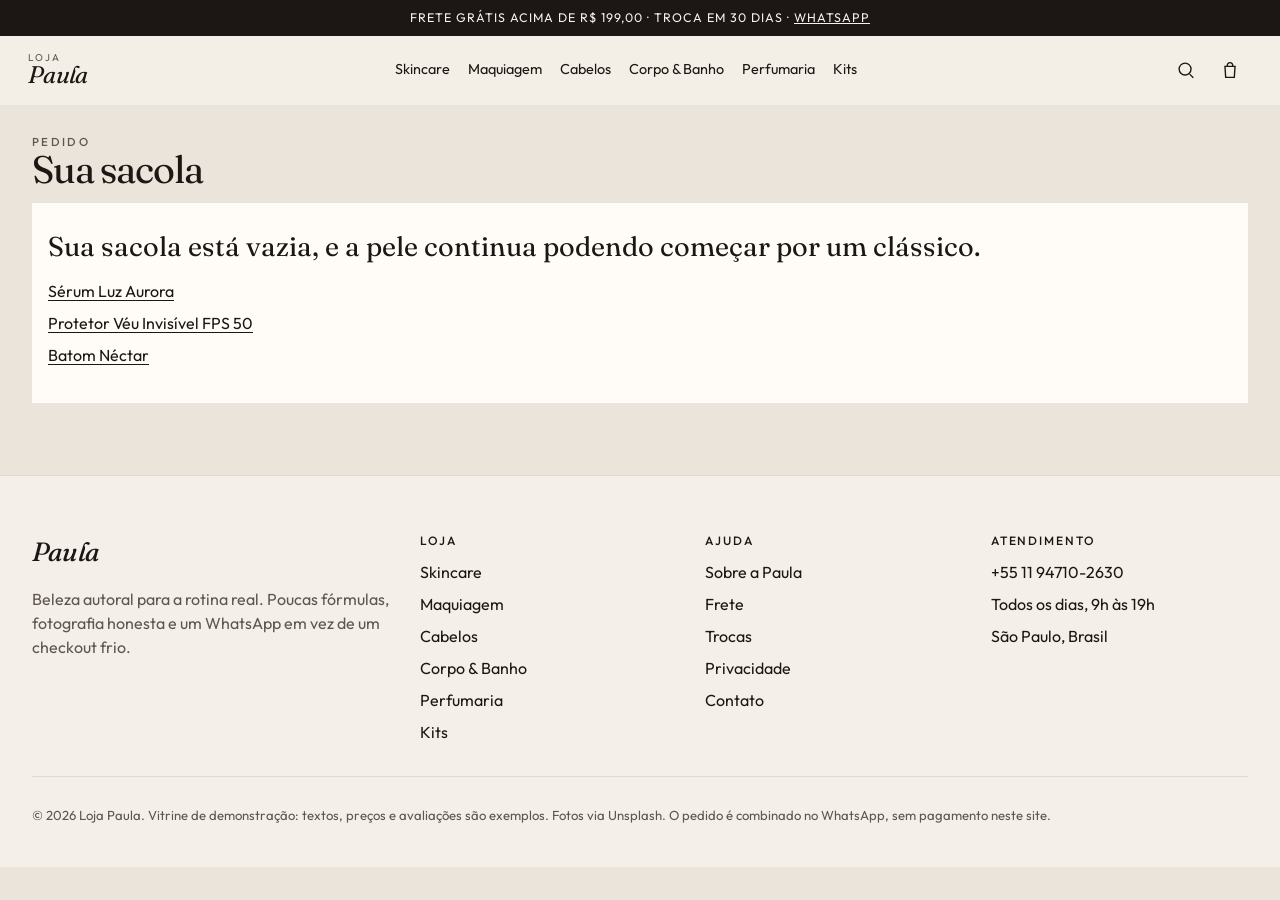
<file: carrinho.html>
<!DOCTYPE html>
<html lang="pt-BR">
<head>
  <meta charset="utf-8">
  <meta name="viewport" content="width=device-width, initial-scale=1">
  <title>Sacola — Loja Paula</title>
  <meta name="description" content="Revise os itens, o frete grátis e finalize o pedido da Loja Paula no WhatsApp.">
  <meta name="theme-color" content="#f4efe8">
  <link rel="icon" href="favicon.svg" type="image/svg+xml">
  <link rel="preconnect" href="https://fonts.googleapis.com">
  <link rel="preconnect" href="https://fonts.gstatic.com" crossorigin>
  <link rel="preconnect" href="https://images.unsplash.com">
  <link rel="stylesheet" href="https://fonts.googleapis.com/css2?family=Fraunces:ital,opsz,wght@0,9..144,400;0,9..144,500;1,9..144,400&family=Outfit:wght@300;400;500;600&display=swap">
  <link rel="stylesheet" href="css/styles.css">
</head>
<body class="page-cart">
<a class="skip" href="#conteudo">Ir para o conteúdo</a>
<div class="announce"><p>Frete grátis acima de <span data-frete-min>R$&nbsp;199,00</span> <span aria-hidden="true">·</span> Troca em 30 dias <span aria-hidden="true">·</span> <a href="contato.html">WhatsApp</a></p></div>
<header class="header">
  <div class="header-bar">
    <button class="icon-btn nav-toggle" type="button" aria-expanded="false" aria-controls="menu-principal" data-open-menu>
      <span class="sr">Abrir menu</span>
      <svg viewBox="0 0 24 24" aria-hidden="true"><path d="M4 7h16M4 12h16M4 17h12"/></svg>
    </button>
    <a class="logo" href="index.html" aria-label="Loja Paula, página inicial">
      <span class="logo-kicker">Loja</span>
      <span class="logo-name">Paula</span>
    </a>
    <nav class="nav" id="menu-principal" aria-label="Seções">
      <button type="button" class="menu-close" data-close-menu>Fechar</button>
      <a href="catalogo.html?cat=skincare">Skincare</a>
      <a href="catalogo.html?cat=maquiagem">Maquiagem</a>
      <a href="catalogo.html?cat=cabelos">Cabelos</a>
      <a href="catalogo.html?cat=corpo">Corpo &amp; Banho</a>
      <a href="catalogo.html?cat=perfumaria">Perfumaria</a>
      <a href="catalogo.html?cat=kits">Kits</a>
    </nav>
    <div class="header-actions">
      <button class="icon-btn" type="button" data-open-search aria-expanded="false" aria-controls="busca-topo">
        <span class="sr">Buscar</span>
        <svg viewBox="0 0 24 24" aria-hidden="true"><circle cx="11" cy="11" r="6.5"/><path d="M16 16.5 20 20.5"/></svg>
      </button>
      <button class="icon-btn cart-btn" type="button" data-open-cart aria-label="Abrir sacola">
        <svg viewBox="0 0 24 24" aria-hidden="true"><path d="M6.5 8h11l-.8 12H7.3L6.5 8z"/><path d="M9 8V7.2A3 3 0 0 1 12 4a3 3 0 0 1 3 3.2V8"/></svg>
        <span class="cart-count" data-cart-count hidden>0</span>
      </button>
    </div>
  </div>
  <form class="search-pop" id="busca-topo" role="search" action="catalogo.html" method="get" hidden data-search-pop>
    <label class="sr" for="q-topo">Buscar produtos</label>
    <input id="q-topo" name="q" type="search" placeholder="Buscar sérum, batom, kit…" autocomplete="off">
    <button type="submit">Buscar</button>
  </form>
</header>
<div class="nav-backdrop" data-menu-backdrop data-close-menu hidden></div>
<main id="conteudo" class="wrap cart-page">
  <p class="eyebrow">Pedido</p>
  <h1>Sua sacola</h1>
  <div id="cart-root"><p class="loading">Abrindo a sacola…</p></div>
</main>

<footer class="footer">
  <div class="wrap footer-grid">
    <div>
      <h2>Paula</h2>
      <p>Beleza autoral para a rotina real. Poucas fórmulas, fotografia honesta e um WhatsApp em vez de um checkout frio.</p>
    </div>
    <div>
      <h3>Loja</h3>
      <ul>
        <li><a href="catalogo.html?cat=skincare">Skincare</a></li>
        <li><a href="catalogo.html?cat=maquiagem">Maquiagem</a></li>
        <li><a href="catalogo.html?cat=cabelos">Cabelos</a></li>
        <li><a href="catalogo.html?cat=corpo">Corpo &amp; Banho</a></li>
        <li><a href="catalogo.html?cat=perfumaria">Perfumaria</a></li>
        <li><a href="catalogo.html?cat=kits">Kits</a></li>
      </ul>
    </div>
    <div>
      <h3>Ajuda</h3>
      <ul>
        <li><a href="sobre.html">Sobre a Paula</a></li>
        <li><a href="frete.html">Frete</a></li>
        <li><a href="trocas.html">Trocas</a></li>
        <li><a href="privacidade.html">Privacidade</a></li>
        <li><a href="contato.html">Contato</a></li>
      </ul>
    </div>
    <div>
      <h3>Atendimento</h3>
      <ul>
        <li><a data-whatsapp-link href="contato.html"><span data-whatsapp-display>+55 11 94710-2630</span></a></li>
        <li>Todos os dias, 9h às 19h</li>
        <li>São Paulo, Brasil</li>
      </ul>
    </div>
  </div>
  <div class="wrap legal">
    <p>© 2026 Loja Paula. Vitrine de demonstração: textos, preços e avaliações são exemplos. Fotos via Unsplash. O pedido é combinado no WhatsApp, sem pagamento neste site.</p>
  </div>
</footer>
<div class="drawer-root" data-drawer hidden>
  <div class="drawer-backdrop" data-close-cart></div>
  <aside class="drawer" role="dialog" aria-modal="true" aria-labelledby="drawer-title" tabindex="-1">
    <header class="drawer-head">
      <h2 id="drawer-title">Sua sacola</h2>
      <button type="button" class="icon-btn" data-close-cart aria-label="Fechar sacola">×</button>
    </header>
    <div data-ship></div>
    <div class="drawer-body" data-drawer-body></div>
    <footer class="drawer-foot" data-drawer-foot></footer>
  </aside>
</div>
<div class="toast" data-toast role="status" aria-live="polite"></div>
  <script src="js/config.js"></script>
  <script src="js/loja.js"></script>
  <script src="js/sacola.js"></script>
</body>
</html>
</file>
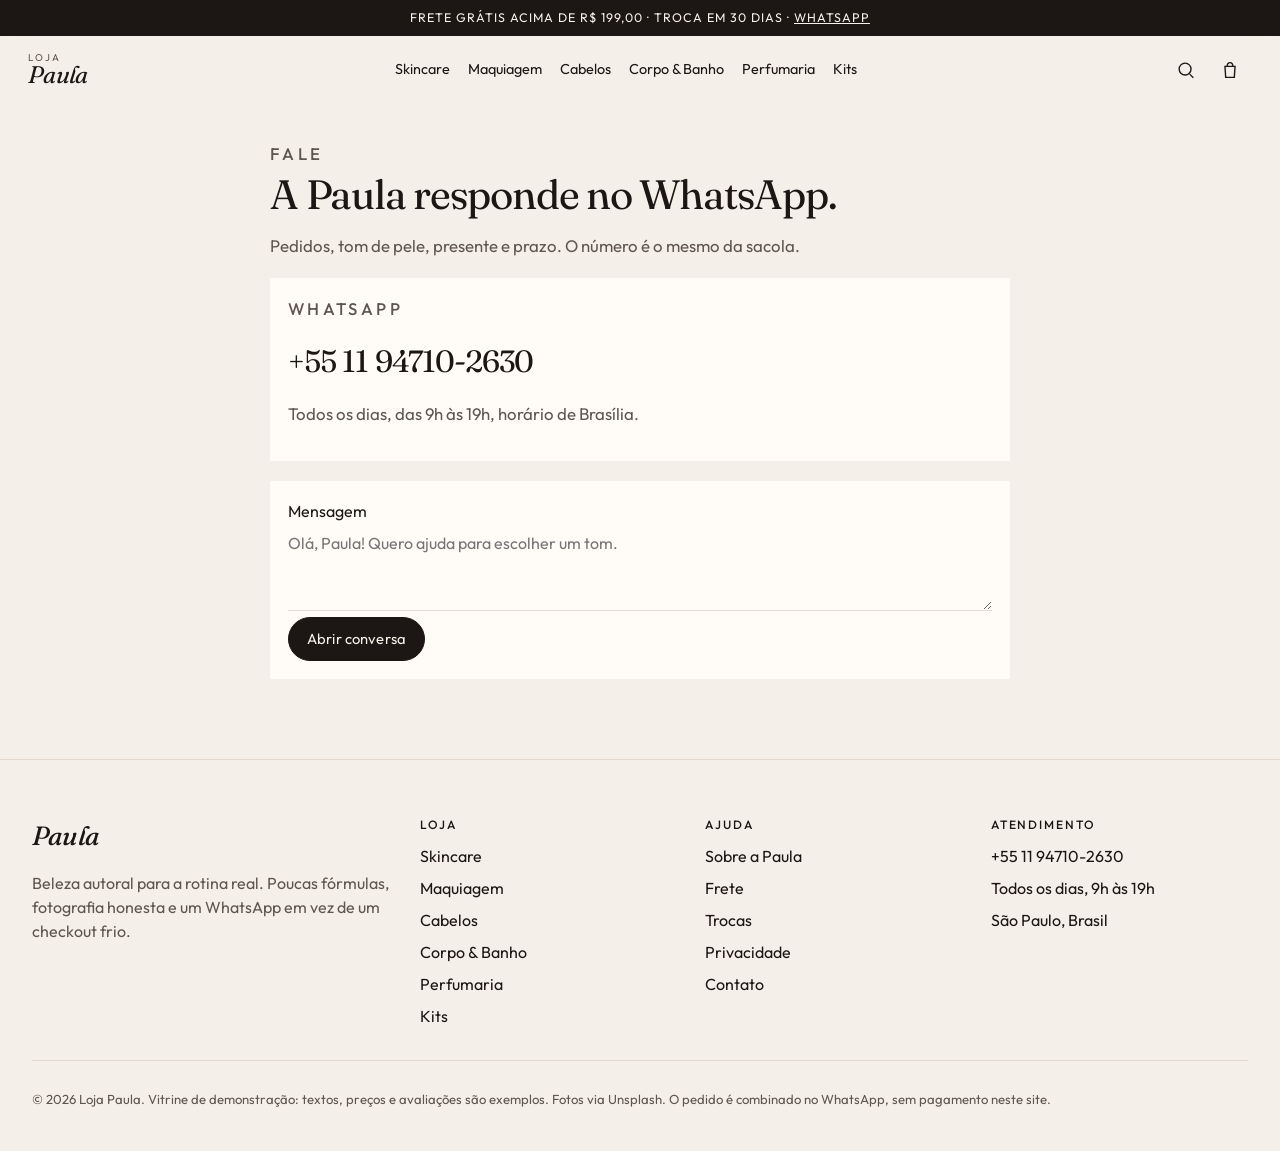
<file: contato.html>
<!DOCTYPE html>
<html lang="pt-BR">
<head>
  <meta charset="utf-8">
  <meta name="viewport" content="width=device-width, initial-scale=1">
  <title>Contato — Loja Paula</title>
  <meta name="description" content="Fale com a Loja Paula no WhatsApp +55 11 94710-2630.">
  <meta name="theme-color" content="#f4efe8">
  <link rel="icon" href="favicon.svg" type="image/svg+xml">
  <link rel="preconnect" href="https://fonts.googleapis.com">
  <link rel="preconnect" href="https://fonts.gstatic.com" crossorigin>
  <link rel="preconnect" href="https://images.unsplash.com">
  <link rel="stylesheet" href="https://fonts.googleapis.com/css2?family=Fraunces:ital,opsz,wght@0,9..144,400;0,9..144,500;1,9..144,400&family=Outfit:wght@300;400;500;600&display=swap">
  <link rel="stylesheet" href="css/styles.css">
</head>
<body class="page-info">
<a class="skip" href="#conteudo">Ir para o conteúdo</a>
<div class="announce"><p>Frete grátis acima de <span data-frete-min>R$&nbsp;199,00</span> <span aria-hidden="true">·</span> Troca em 30 dias <span aria-hidden="true">·</span> <a href="contato.html">WhatsApp</a></p></div>
<header class="header">
  <div class="header-bar">
    <button class="icon-btn nav-toggle" type="button" aria-expanded="false" aria-controls="menu-principal" data-open-menu>
      <span class="sr">Abrir menu</span>
      <svg viewBox="0 0 24 24" aria-hidden="true"><path d="M4 7h16M4 12h16M4 17h12"/></svg>
    </button>
    <a class="logo" href="index.html" aria-label="Loja Paula, página inicial">
      <span class="logo-kicker">Loja</span>
      <span class="logo-name">Paula</span>
    </a>
    <nav class="nav" id="menu-principal" aria-label="Seções">
      <button type="button" class="menu-close" data-close-menu>Fechar</button>
      <a href="catalogo.html?cat=skincare">Skincare</a>
      <a href="catalogo.html?cat=maquiagem">Maquiagem</a>
      <a href="catalogo.html?cat=cabelos">Cabelos</a>
      <a href="catalogo.html?cat=corpo">Corpo &amp; Banho</a>
      <a href="catalogo.html?cat=perfumaria">Perfumaria</a>
      <a href="catalogo.html?cat=kits">Kits</a>
    </nav>
    <div class="header-actions">
      <button class="icon-btn" type="button" data-open-search aria-expanded="false" aria-controls="busca-topo">
        <span class="sr">Buscar</span>
        <svg viewBox="0 0 24 24" aria-hidden="true"><circle cx="11" cy="11" r="6.5"/><path d="M16 16.5 20 20.5"/></svg>
      </button>
      <button class="icon-btn cart-btn" type="button" data-open-cart aria-label="Abrir sacola">
        <svg viewBox="0 0 24 24" aria-hidden="true"><path d="M6.5 8h11l-.8 12H7.3L6.5 8z"/><path d="M9 8V7.2A3 3 0 0 1 12 4a3 3 0 0 1 3 3.2V8"/></svg>
        <span class="cart-count" data-cart-count hidden>0</span>
      </button>
    </div>
  </div>
  <form class="search-pop" id="busca-topo" role="search" action="catalogo.html" method="get" hidden data-search-pop>
    <label class="sr" for="q-topo">Buscar produtos</label>
    <input id="q-topo" name="q" type="search" placeholder="Buscar sérum, batom, kit…" autocomplete="off">
    <button type="submit">Buscar</button>
  </form>
</header>
<div class="nav-backdrop" data-menu-backdrop data-close-menu hidden></div>
<main id="conteudo" class="essay">
  <p class="eyebrow">Fale</p>
  <h1>A Paula responde no WhatsApp.</h1>
  
  <p>Pedidos, tom de pele, presente e prazo. O número é o mesmo da sacola.</p>
  <div class="contact-card">
    <p class="eyebrow">WhatsApp</p>
    <p><a class="phone" data-phone data-whatsapp-link href="https://wa.me/5511947102630">+55 11 94710-2630</a></p>
    <p>Todos os dias, das 9h às 19h, horário de Brasília.</p>
  </div>
  <form id="contato-form" class="contact-card">
    <label for="mensagem">Mensagem</label>
    <textarea id="mensagem" name="mensagem" class="recado" required maxlength="600" placeholder="Olá, Paula! Quero ajuda para escolher um tom."></textarea>
    <button class="btn" type="submit">Abrir conversa</button>
  </form>

</main>

<footer class="footer">
  <div class="wrap footer-grid">
    <div>
      <h2>Paula</h2>
      <p>Beleza autoral para a rotina real. Poucas fórmulas, fotografia honesta e um WhatsApp em vez de um checkout frio.</p>
    </div>
    <div>
      <h3>Loja</h3>
      <ul>
        <li><a href="catalogo.html?cat=skincare">Skincare</a></li>
        <li><a href="catalogo.html?cat=maquiagem">Maquiagem</a></li>
        <li><a href="catalogo.html?cat=cabelos">Cabelos</a></li>
        <li><a href="catalogo.html?cat=corpo">Corpo &amp; Banho</a></li>
        <li><a href="catalogo.html?cat=perfumaria">Perfumaria</a></li>
        <li><a href="catalogo.html?cat=kits">Kits</a></li>
      </ul>
    </div>
    <div>
      <h3>Ajuda</h3>
      <ul>
        <li><a href="sobre.html">Sobre a Paula</a></li>
        <li><a href="frete.html">Frete</a></li>
        <li><a href="trocas.html">Trocas</a></li>
        <li><a href="privacidade.html">Privacidade</a></li>
        <li><a href="contato.html">Contato</a></li>
      </ul>
    </div>
    <div>
      <h3>Atendimento</h3>
      <ul>
        <li><a data-whatsapp-link href="contato.html"><span data-whatsapp-display>+55 11 94710-2630</span></a></li>
        <li>Todos os dias, 9h às 19h</li>
        <li>São Paulo, Brasil</li>
      </ul>
    </div>
  </div>
  <div class="wrap legal">
    <p>© 2026 Loja Paula. Vitrine de demonstração: textos, preços e avaliações são exemplos. Fotos via Unsplash. O pedido é combinado no WhatsApp, sem pagamento neste site.</p>
  </div>
</footer>
<div class="drawer-root" data-drawer hidden>
  <div class="drawer-backdrop" data-close-cart></div>
  <aside class="drawer" role="dialog" aria-modal="true" aria-labelledby="drawer-title" tabindex="-1">
    <header class="drawer-head">
      <h2 id="drawer-title">Sua sacola</h2>
      <button type="button" class="icon-btn" data-close-cart aria-label="Fechar sacola">×</button>
    </header>
    <div data-ship></div>
    <div class="drawer-body" data-drawer-body></div>
    <footer class="drawer-foot" data-drawer-foot></footer>
  </aside>
</div>
<div class="toast" data-toast role="status" aria-live="polite"></div>
  <script src="js/config.js"></script>
  <script src="js/loja.js"></script>
  <script src="js/contato.js"></script>
</body>
</html>
</file>
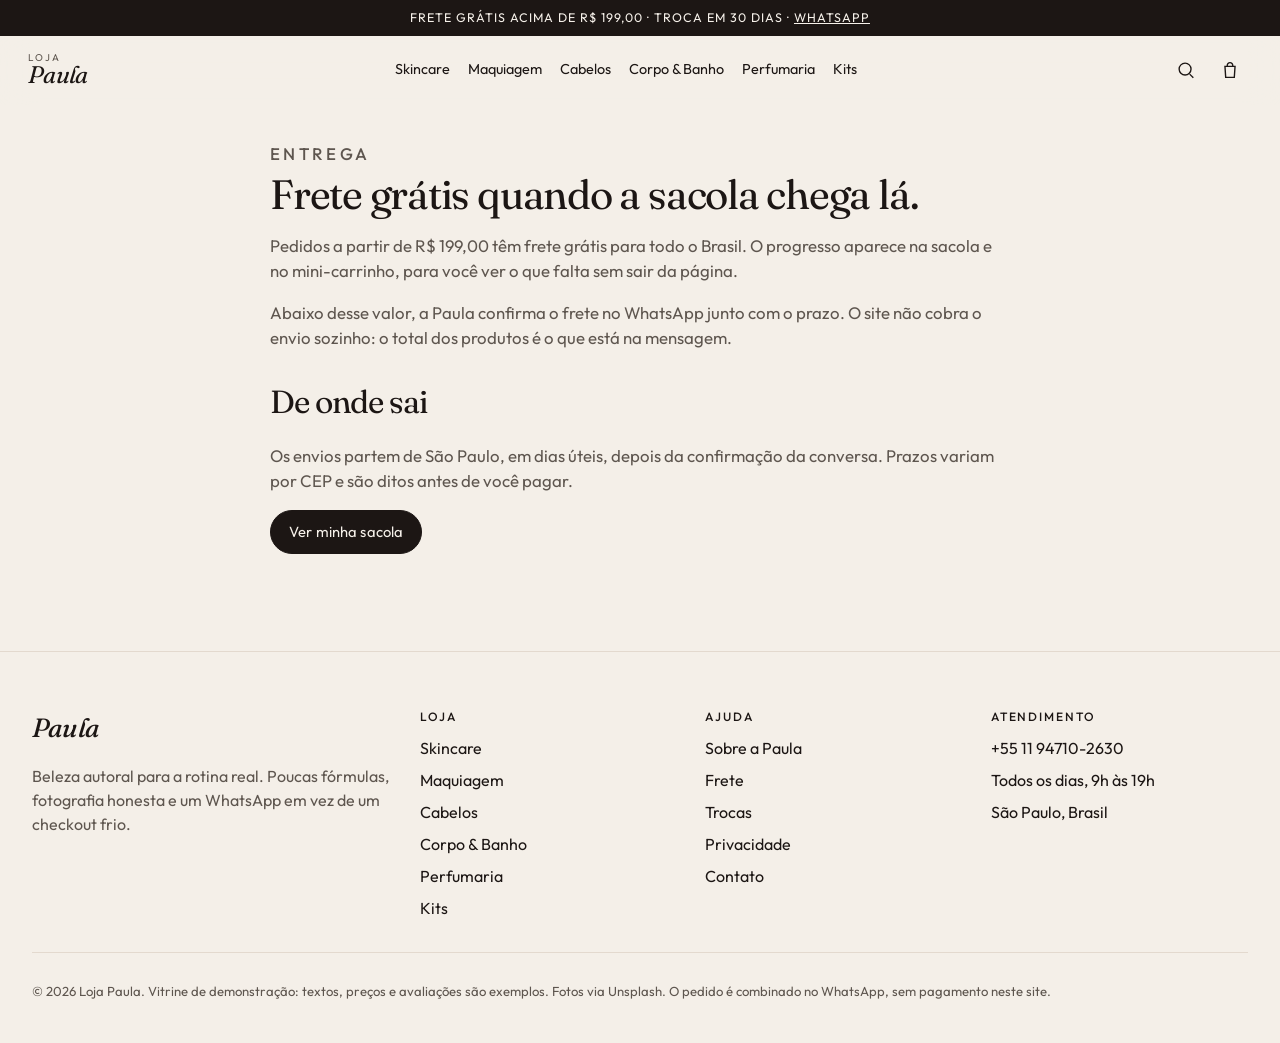
<file: frete.html>
<!DOCTYPE html>
<html lang="pt-BR">
<head>
  <meta charset="utf-8">
  <meta name="viewport" content="width=device-width, initial-scale=1">
  <title>Frete — Loja Paula</title>
  <meta name="description" content="Frete grátis da Loja Paula acima de R$ 199 para todo o Brasil. Abaixo disso, o valor é confirmado no WhatsApp.">
  <meta name="theme-color" content="#f4efe8">
  <link rel="icon" href="favicon.svg" type="image/svg+xml">
  <link rel="preconnect" href="https://fonts.googleapis.com">
  <link rel="preconnect" href="https://fonts.gstatic.com" crossorigin>
  <link rel="preconnect" href="https://images.unsplash.com">
  <link rel="stylesheet" href="https://fonts.googleapis.com/css2?family=Fraunces:ital,opsz,wght@0,9..144,400;0,9..144,500;1,9..144,400&family=Outfit:wght@300;400;500;600&display=swap">
  <link rel="stylesheet" href="css/styles.css">
</head>
<body class="page-info">
<a class="skip" href="#conteudo">Ir para o conteúdo</a>
<div class="announce"><p>Frete grátis acima de <span data-frete-min>R$&nbsp;199,00</span> <span aria-hidden="true">·</span> Troca em 30 dias <span aria-hidden="true">·</span> <a href="contato.html">WhatsApp</a></p></div>
<header class="header">
  <div class="header-bar">
    <button class="icon-btn nav-toggle" type="button" aria-expanded="false" aria-controls="menu-principal" data-open-menu>
      <span class="sr">Abrir menu</span>
      <svg viewBox="0 0 24 24" aria-hidden="true"><path d="M4 7h16M4 12h16M4 17h12"/></svg>
    </button>
    <a class="logo" href="index.html" aria-label="Loja Paula, página inicial">
      <span class="logo-kicker">Loja</span>
      <span class="logo-name">Paula</span>
    </a>
    <nav class="nav" id="menu-principal" aria-label="Seções">
      <button type="button" class="menu-close" data-close-menu>Fechar</button>
      <a href="catalogo.html?cat=skincare">Skincare</a>
      <a href="catalogo.html?cat=maquiagem">Maquiagem</a>
      <a href="catalogo.html?cat=cabelos">Cabelos</a>
      <a href="catalogo.html?cat=corpo">Corpo &amp; Banho</a>
      <a href="catalogo.html?cat=perfumaria">Perfumaria</a>
      <a href="catalogo.html?cat=kits">Kits</a>
    </nav>
    <div class="header-actions">
      <button class="icon-btn" type="button" data-open-search aria-expanded="false" aria-controls="busca-topo">
        <span class="sr">Buscar</span>
        <svg viewBox="0 0 24 24" aria-hidden="true"><circle cx="11" cy="11" r="6.5"/><path d="M16 16.5 20 20.5"/></svg>
      </button>
      <button class="icon-btn cart-btn" type="button" data-open-cart aria-label="Abrir sacola">
        <svg viewBox="0 0 24 24" aria-hidden="true"><path d="M6.5 8h11l-.8 12H7.3L6.5 8z"/><path d="M9 8V7.2A3 3 0 0 1 12 4a3 3 0 0 1 3 3.2V8"/></svg>
        <span class="cart-count" data-cart-count hidden>0</span>
      </button>
    </div>
  </div>
  <form class="search-pop" id="busca-topo" role="search" action="catalogo.html" method="get" hidden data-search-pop>
    <label class="sr" for="q-topo">Buscar produtos</label>
    <input id="q-topo" name="q" type="search" placeholder="Buscar sérum, batom, kit…" autocomplete="off">
    <button type="submit">Buscar</button>
  </form>
</header>
<div class="nav-backdrop" data-menu-backdrop data-close-menu hidden></div>
<main id="conteudo" class="essay">
  <p class="eyebrow">Entrega</p>
  <h1>Frete grátis quando a sacola chega lá.</h1>
  
  <p>Pedidos a partir de <span data-frete-min>R$&nbsp;199,00</span> têm frete grátis para todo o Brasil. O progresso aparece na sacola e no mini-carrinho, para você ver o que falta sem sair da página.</p>
  <p>Abaixo desse valor, a Paula confirma o frete no WhatsApp junto com o prazo. O site não cobra o envio sozinho: o total dos produtos é o que está na mensagem.</p>
  <h2>De onde sai</h2>
  <p>Os envios partem de São Paulo, em dias úteis, depois da confirmação da conversa. Prazos variam por CEP e são ditos antes de você pagar.</p>
  <p><a class="btn" href="carrinho.html">Ver minha sacola</a></p>

</main>

<footer class="footer">
  <div class="wrap footer-grid">
    <div>
      <h2>Paula</h2>
      <p>Beleza autoral para a rotina real. Poucas fórmulas, fotografia honesta e um WhatsApp em vez de um checkout frio.</p>
    </div>
    <div>
      <h3>Loja</h3>
      <ul>
        <li><a href="catalogo.html?cat=skincare">Skincare</a></li>
        <li><a href="catalogo.html?cat=maquiagem">Maquiagem</a></li>
        <li><a href="catalogo.html?cat=cabelos">Cabelos</a></li>
        <li><a href="catalogo.html?cat=corpo">Corpo &amp; Banho</a></li>
        <li><a href="catalogo.html?cat=perfumaria">Perfumaria</a></li>
        <li><a href="catalogo.html?cat=kits">Kits</a></li>
      </ul>
    </div>
    <div>
      <h3>Ajuda</h3>
      <ul>
        <li><a href="sobre.html">Sobre a Paula</a></li>
        <li><a href="frete.html">Frete</a></li>
        <li><a href="trocas.html">Trocas</a></li>
        <li><a href="privacidade.html">Privacidade</a></li>
        <li><a href="contato.html">Contato</a></li>
      </ul>
    </div>
    <div>
      <h3>Atendimento</h3>
      <ul>
        <li><a data-whatsapp-link href="contato.html"><span data-whatsapp-display>+55 11 94710-2630</span></a></li>
        <li>Todos os dias, 9h às 19h</li>
        <li>São Paulo, Brasil</li>
      </ul>
    </div>
  </div>
  <div class="wrap legal">
    <p>© 2026 Loja Paula. Vitrine de demonstração: textos, preços e avaliações são exemplos. Fotos via Unsplash. O pedido é combinado no WhatsApp, sem pagamento neste site.</p>
  </div>
</footer>
<div class="drawer-root" data-drawer hidden>
  <div class="drawer-backdrop" data-close-cart></div>
  <aside class="drawer" role="dialog" aria-modal="true" aria-labelledby="drawer-title" tabindex="-1">
    <header class="drawer-head">
      <h2 id="drawer-title">Sua sacola</h2>
      <button type="button" class="icon-btn" data-close-cart aria-label="Fechar sacola">×</button>
    </header>
    <div data-ship></div>
    <div class="drawer-body" data-drawer-body></div>
    <footer class="drawer-foot" data-drawer-foot></footer>
  </aside>
</div>
<div class="toast" data-toast role="status" aria-live="polite"></div>
  <script src="js/config.js"></script>
  <script src="js/loja.js"></script>
</body>
</html>
</file>
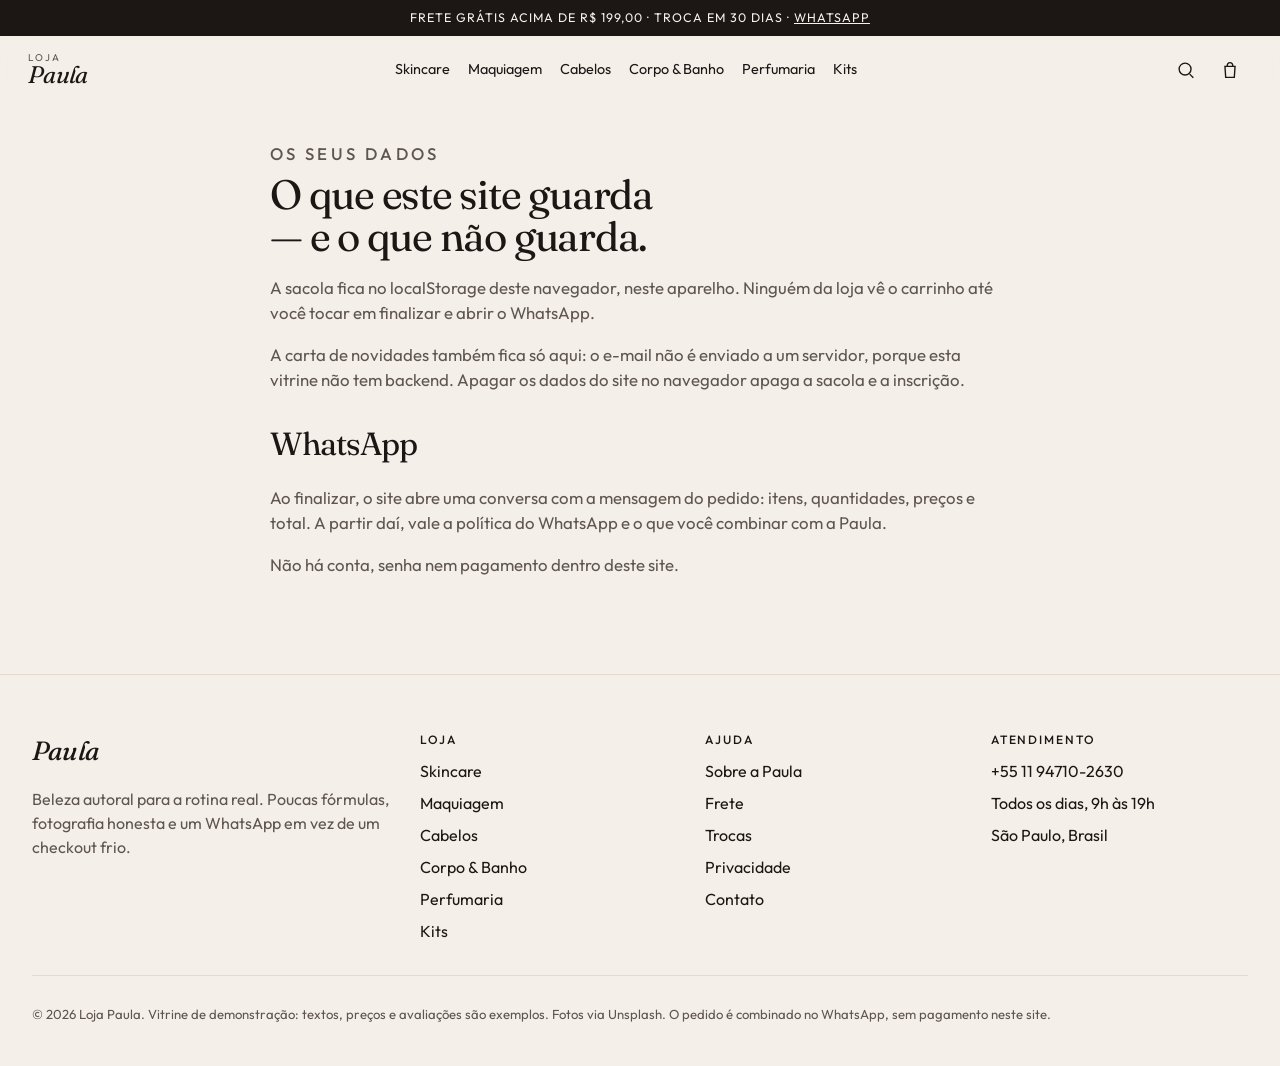
<file: privacidade.html>
<!DOCTYPE html>
<html lang="pt-BR">
<head>
  <meta charset="utf-8">
  <meta name="viewport" content="width=device-width, initial-scale=1">
  <title>Privacidade — Loja Paula</title>
  <meta name="description" content="A Loja Paula guarda a sacola e a newsletter só no seu navegador. O pedido segue para o WhatsApp.">
  <meta name="theme-color" content="#f4efe8">
  <link rel="icon" href="favicon.svg" type="image/svg+xml">
  <link rel="preconnect" href="https://fonts.googleapis.com">
  <link rel="preconnect" href="https://fonts.gstatic.com" crossorigin>
  <link rel="preconnect" href="https://images.unsplash.com">
  <link rel="stylesheet" href="https://fonts.googleapis.com/css2?family=Fraunces:ital,opsz,wght@0,9..144,400;0,9..144,500;1,9..144,400&family=Outfit:wght@300;400;500;600&display=swap">
  <link rel="stylesheet" href="css/styles.css">
</head>
<body class="page-info">
<a class="skip" href="#conteudo">Ir para o conteúdo</a>
<div class="announce"><p>Frete grátis acima de <span data-frete-min>R$&nbsp;199,00</span> <span aria-hidden="true">·</span> Troca em 30 dias <span aria-hidden="true">·</span> <a href="contato.html">WhatsApp</a></p></div>
<header class="header">
  <div class="header-bar">
    <button class="icon-btn nav-toggle" type="button" aria-expanded="false" aria-controls="menu-principal" data-open-menu>
      <span class="sr">Abrir menu</span>
      <svg viewBox="0 0 24 24" aria-hidden="true"><path d="M4 7h16M4 12h16M4 17h12"/></svg>
    </button>
    <a class="logo" href="index.html" aria-label="Loja Paula, página inicial">
      <span class="logo-kicker">Loja</span>
      <span class="logo-name">Paula</span>
    </a>
    <nav class="nav" id="menu-principal" aria-label="Seções">
      <button type="button" class="menu-close" data-close-menu>Fechar</button>
      <a href="catalogo.html?cat=skincare">Skincare</a>
      <a href="catalogo.html?cat=maquiagem">Maquiagem</a>
      <a href="catalogo.html?cat=cabelos">Cabelos</a>
      <a href="catalogo.html?cat=corpo">Corpo &amp; Banho</a>
      <a href="catalogo.html?cat=perfumaria">Perfumaria</a>
      <a href="catalogo.html?cat=kits">Kits</a>
    </nav>
    <div class="header-actions">
      <button class="icon-btn" type="button" data-open-search aria-expanded="false" aria-controls="busca-topo">
        <span class="sr">Buscar</span>
        <svg viewBox="0 0 24 24" aria-hidden="true"><circle cx="11" cy="11" r="6.5"/><path d="M16 16.5 20 20.5"/></svg>
      </button>
      <button class="icon-btn cart-btn" type="button" data-open-cart aria-label="Abrir sacola">
        <svg viewBox="0 0 24 24" aria-hidden="true"><path d="M6.5 8h11l-.8 12H7.3L6.5 8z"/><path d="M9 8V7.2A3 3 0 0 1 12 4a3 3 0 0 1 3 3.2V8"/></svg>
        <span class="cart-count" data-cart-count hidden>0</span>
      </button>
    </div>
  </div>
  <form class="search-pop" id="busca-topo" role="search" action="catalogo.html" method="get" hidden data-search-pop>
    <label class="sr" for="q-topo">Buscar produtos</label>
    <input id="q-topo" name="q" type="search" placeholder="Buscar sérum, batom, kit…" autocomplete="off">
    <button type="submit">Buscar</button>
  </form>
</header>
<div class="nav-backdrop" data-menu-backdrop data-close-menu hidden></div>
<main id="conteudo" class="essay">
  <p class="eyebrow">Os seus dados</p>
  <h1>O que este site guarda — e o que não guarda.</h1>
  
  <p>A sacola fica no localStorage deste navegador, neste aparelho. Ninguém da loja vê o carrinho até você tocar em finalizar e abrir o WhatsApp.</p>
  <p>A carta de novidades também fica só aqui: o e-mail não é enviado a um servidor, porque esta vitrine não tem backend. Apagar os dados do site no navegador apaga a sacola e a inscrição.</p>
  <h2>WhatsApp</h2>
  <p>Ao finalizar, o site abre uma conversa com a mensagem do pedido: itens, quantidades, preços e total. A partir daí, vale a política do WhatsApp e o que você combinar com a Paula.</p>
  <p>Não há conta, senha nem pagamento dentro deste site.</p>

</main>

<footer class="footer">
  <div class="wrap footer-grid">
    <div>
      <h2>Paula</h2>
      <p>Beleza autoral para a rotina real. Poucas fórmulas, fotografia honesta e um WhatsApp em vez de um checkout frio.</p>
    </div>
    <div>
      <h3>Loja</h3>
      <ul>
        <li><a href="catalogo.html?cat=skincare">Skincare</a></li>
        <li><a href="catalogo.html?cat=maquiagem">Maquiagem</a></li>
        <li><a href="catalogo.html?cat=cabelos">Cabelos</a></li>
        <li><a href="catalogo.html?cat=corpo">Corpo &amp; Banho</a></li>
        <li><a href="catalogo.html?cat=perfumaria">Perfumaria</a></li>
        <li><a href="catalogo.html?cat=kits">Kits</a></li>
      </ul>
    </div>
    <div>
      <h3>Ajuda</h3>
      <ul>
        <li><a href="sobre.html">Sobre a Paula</a></li>
        <li><a href="frete.html">Frete</a></li>
        <li><a href="trocas.html">Trocas</a></li>
        <li><a href="privacidade.html">Privacidade</a></li>
        <li><a href="contato.html">Contato</a></li>
      </ul>
    </div>
    <div>
      <h3>Atendimento</h3>
      <ul>
        <li><a data-whatsapp-link href="contato.html"><span data-whatsapp-display>+55 11 94710-2630</span></a></li>
        <li>Todos os dias, 9h às 19h</li>
        <li>São Paulo, Brasil</li>
      </ul>
    </div>
  </div>
  <div class="wrap legal">
    <p>© 2026 Loja Paula. Vitrine de demonstração: textos, preços e avaliações são exemplos. Fotos via Unsplash. O pedido é combinado no WhatsApp, sem pagamento neste site.</p>
  </div>
</footer>
<div class="drawer-root" data-drawer hidden>
  <div class="drawer-backdrop" data-close-cart></div>
  <aside class="drawer" role="dialog" aria-modal="true" aria-labelledby="drawer-title" tabindex="-1">
    <header class="drawer-head">
      <h2 id="drawer-title">Sua sacola</h2>
      <button type="button" class="icon-btn" data-close-cart aria-label="Fechar sacola">×</button>
    </header>
    <div data-ship></div>
    <div class="drawer-body" data-drawer-body></div>
    <footer class="drawer-foot" data-drawer-foot></footer>
  </aside>
</div>
<div class="toast" data-toast role="status" aria-live="polite"></div>
  <script src="js/config.js"></script>
  <script src="js/loja.js"></script>
</body>
</html>
</file>
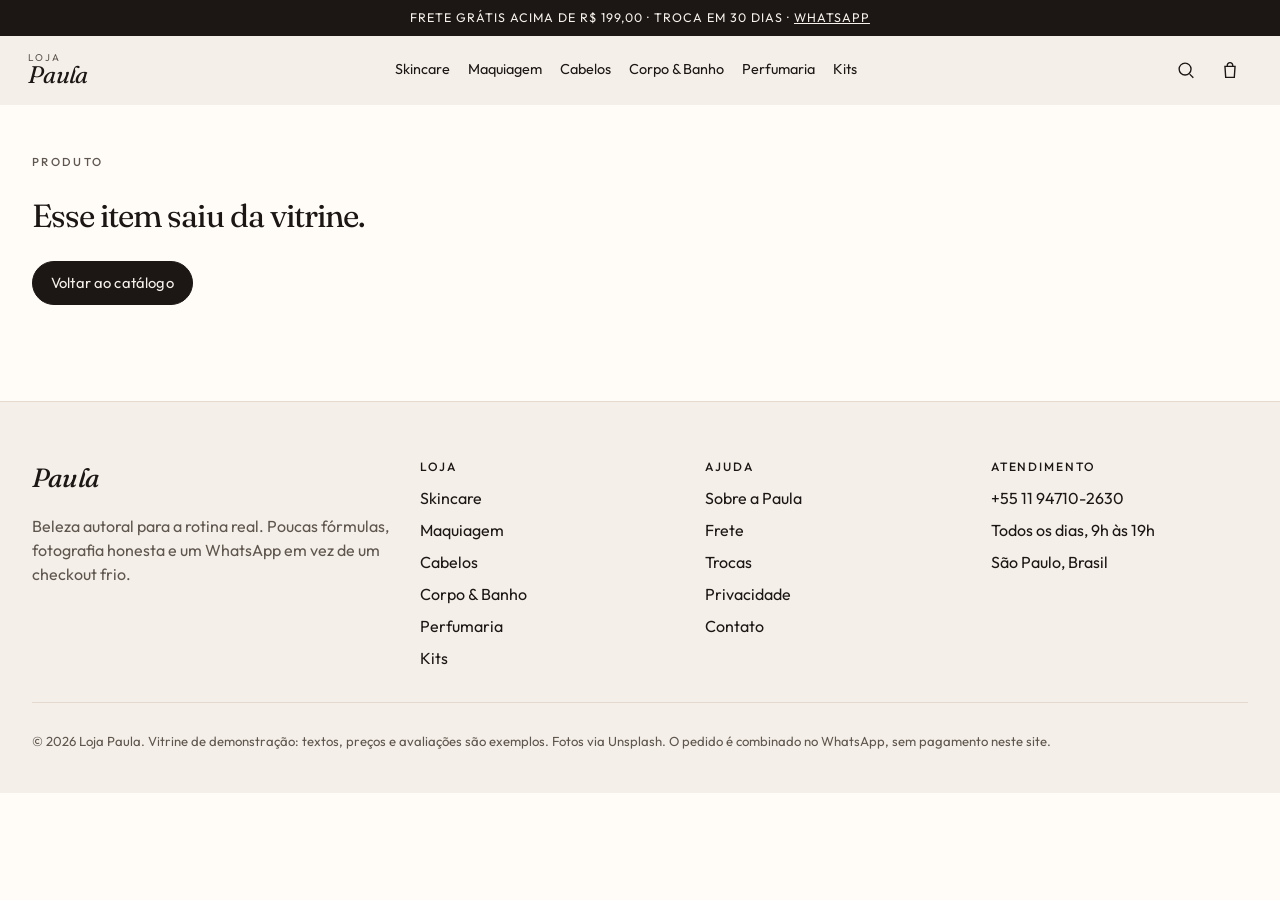
<file: produto.html>
<!DOCTYPE html>
<html lang="pt-BR">
<head>
  <meta charset="utf-8">
  <meta name="viewport" content="width=device-width, initial-scale=1">
  <title>Produto — Loja Paula</title>
  <meta name="description" content="Ficha do produto na Loja Paula: fotos, avaliação, modo de uso e pedido pelo WhatsApp.">
  <meta name="theme-color" content="#f4efe8">
  <link rel="icon" href="favicon.svg" type="image/svg+xml">
  <link rel="preconnect" href="https://fonts.googleapis.com">
  <link rel="preconnect" href="https://fonts.gstatic.com" crossorigin>
  <link rel="preconnect" href="https://images.unsplash.com">
  <link rel="stylesheet" href="https://fonts.googleapis.com/css2?family=Fraunces:ital,opsz,wght@0,9..144,400;0,9..144,500;1,9..144,400&family=Outfit:wght@300;400;500;600&display=swap">
  <link rel="stylesheet" href="css/styles.css">
</head>
<body class="page-product">
<a class="skip" href="#conteudo">Ir para o conteúdo</a>
<div class="announce"><p>Frete grátis acima de <span data-frete-min>R$&nbsp;199,00</span> <span aria-hidden="true">·</span> Troca em 30 dias <span aria-hidden="true">·</span> <a href="contato.html">WhatsApp</a></p></div>
<header class="header">
  <div class="header-bar">
    <button class="icon-btn nav-toggle" type="button" aria-expanded="false" aria-controls="menu-principal" data-open-menu>
      <span class="sr">Abrir menu</span>
      <svg viewBox="0 0 24 24" aria-hidden="true"><path d="M4 7h16M4 12h16M4 17h12"/></svg>
    </button>
    <a class="logo" href="index.html" aria-label="Loja Paula, página inicial">
      <span class="logo-kicker">Loja</span>
      <span class="logo-name">Paula</span>
    </a>
    <nav class="nav" id="menu-principal" aria-label="Seções">
      <button type="button" class="menu-close" data-close-menu>Fechar</button>
      <a href="catalogo.html?cat=skincare">Skincare</a>
      <a href="catalogo.html?cat=maquiagem">Maquiagem</a>
      <a href="catalogo.html?cat=cabelos">Cabelos</a>
      <a href="catalogo.html?cat=corpo">Corpo &amp; Banho</a>
      <a href="catalogo.html?cat=perfumaria">Perfumaria</a>
      <a href="catalogo.html?cat=kits">Kits</a>
    </nav>
    <div class="header-actions">
      <button class="icon-btn" type="button" data-open-search aria-expanded="false" aria-controls="busca-topo">
        <span class="sr">Buscar</span>
        <svg viewBox="0 0 24 24" aria-hidden="true"><circle cx="11" cy="11" r="6.5"/><path d="M16 16.5 20 20.5"/></svg>
      </button>
      <button class="icon-btn cart-btn" type="button" data-open-cart aria-label="Abrir sacola">
        <svg viewBox="0 0 24 24" aria-hidden="true"><path d="M6.5 8h11l-.8 12H7.3L6.5 8z"/><path d="M9 8V7.2A3 3 0 0 1 12 4a3 3 0 0 1 3 3.2V8"/></svg>
        <span class="cart-count" data-cart-count hidden>0</span>
      </button>
    </div>
  </div>
  <form class="search-pop" id="busca-topo" role="search" action="catalogo.html" method="get" hidden data-search-pop>
    <label class="sr" for="q-topo">Buscar produtos</label>
    <input id="q-topo" name="q" type="search" placeholder="Buscar sérum, batom, kit…" autocomplete="off">
    <button type="submit">Buscar</button>
  </form>
</header>
<div class="nav-backdrop" data-menu-backdrop data-close-menu hidden></div>
<main id="conteudo">
  <div id="pdp-root" aria-busy="true"><p class="loading wrap">Abrindo o produto…</p></div>
</main>

<footer class="footer">
  <div class="wrap footer-grid">
    <div>
      <h2>Paula</h2>
      <p>Beleza autoral para a rotina real. Poucas fórmulas, fotografia honesta e um WhatsApp em vez de um checkout frio.</p>
    </div>
    <div>
      <h3>Loja</h3>
      <ul>
        <li><a href="catalogo.html?cat=skincare">Skincare</a></li>
        <li><a href="catalogo.html?cat=maquiagem">Maquiagem</a></li>
        <li><a href="catalogo.html?cat=cabelos">Cabelos</a></li>
        <li><a href="catalogo.html?cat=corpo">Corpo &amp; Banho</a></li>
        <li><a href="catalogo.html?cat=perfumaria">Perfumaria</a></li>
        <li><a href="catalogo.html?cat=kits">Kits</a></li>
      </ul>
    </div>
    <div>
      <h3>Ajuda</h3>
      <ul>
        <li><a href="sobre.html">Sobre a Paula</a></li>
        <li><a href="frete.html">Frete</a></li>
        <li><a href="trocas.html">Trocas</a></li>
        <li><a href="privacidade.html">Privacidade</a></li>
        <li><a href="contato.html">Contato</a></li>
      </ul>
    </div>
    <div>
      <h3>Atendimento</h3>
      <ul>
        <li><a data-whatsapp-link href="contato.html"><span data-whatsapp-display>+55 11 94710-2630</span></a></li>
        <li>Todos os dias, 9h às 19h</li>
        <li>São Paulo, Brasil</li>
      </ul>
    </div>
  </div>
  <div class="wrap legal">
    <p>© 2026 Loja Paula. Vitrine de demonstração: textos, preços e avaliações são exemplos. Fotos via Unsplash. O pedido é combinado no WhatsApp, sem pagamento neste site.</p>
  </div>
</footer>
<div class="drawer-root" data-drawer hidden>
  <div class="drawer-backdrop" data-close-cart></div>
  <aside class="drawer" role="dialog" aria-modal="true" aria-labelledby="drawer-title" tabindex="-1">
    <header class="drawer-head">
      <h2 id="drawer-title">Sua sacola</h2>
      <button type="button" class="icon-btn" data-close-cart aria-label="Fechar sacola">×</button>
    </header>
    <div data-ship></div>
    <div class="drawer-body" data-drawer-body></div>
    <footer class="drawer-foot" data-drawer-foot></footer>
  </aside>
</div>
<div class="toast" data-toast role="status" aria-live="polite"></div>
  <script src="js/config.js"></script>
  <script src="js/loja.js"></script>
  <script src="js/produto.js"></script>
</body>
</html>
</file>
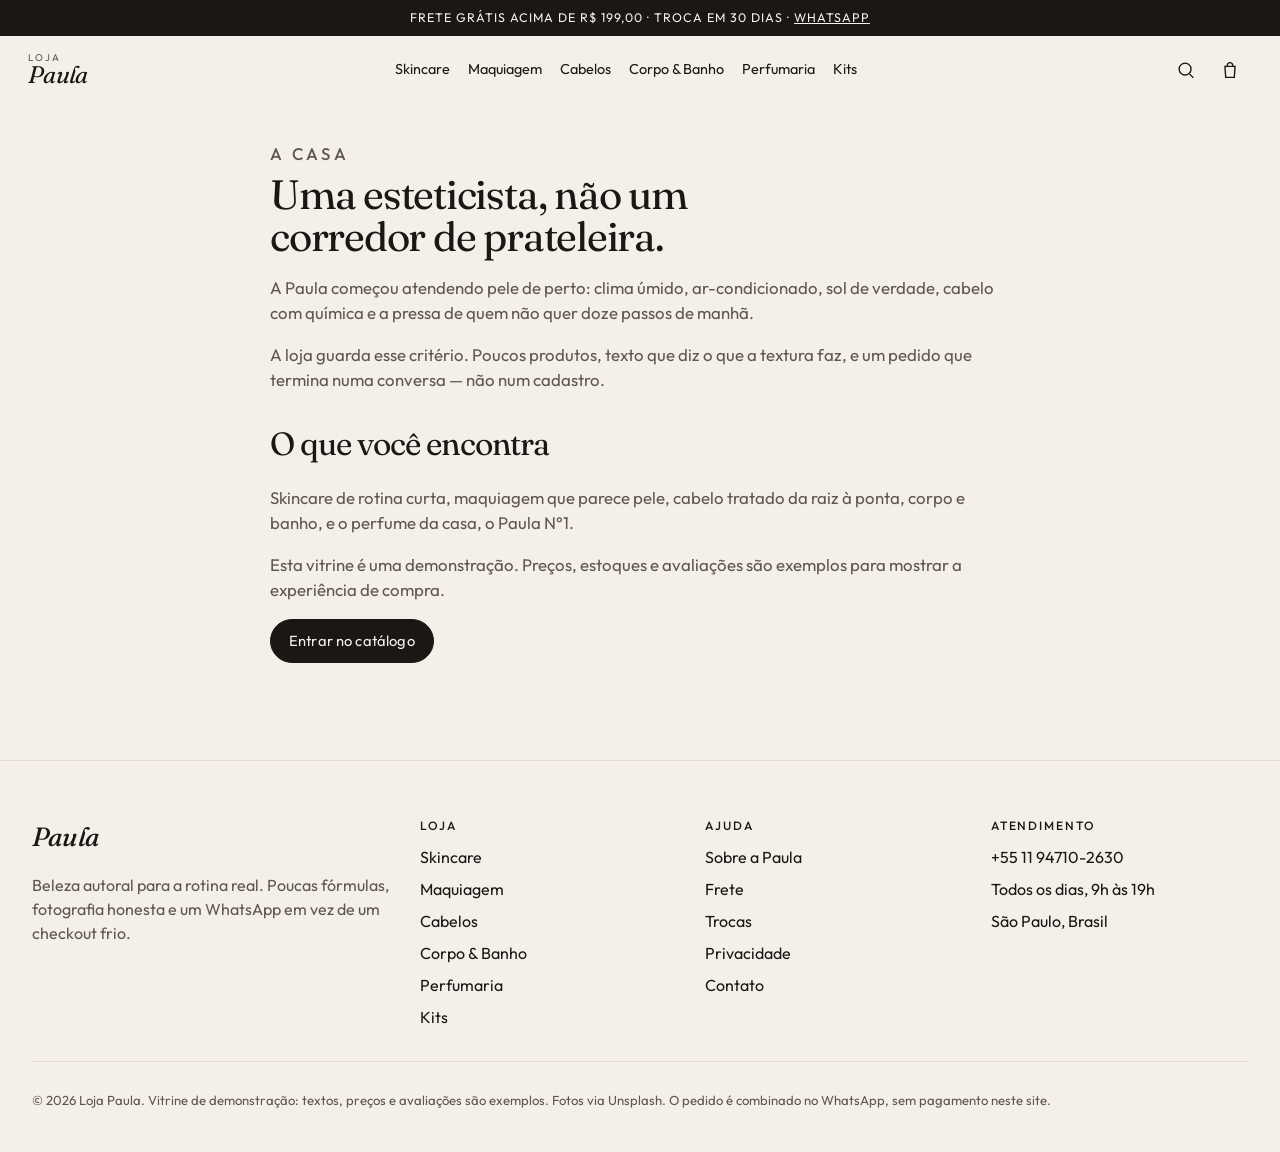
<file: sobre.html>
<!DOCTYPE html>
<html lang="pt-BR">
<head>
  <meta charset="utf-8">
  <meta name="viewport" content="width=device-width, initial-scale=1">
  <title>Sobre — Loja Paula</title>
  <meta name="description" content="A Loja Paula é uma marca autoral de beleza, com rotinas curtas e atendimento pelo WhatsApp.">
  <meta name="theme-color" content="#f4efe8">
  <link rel="icon" href="favicon.svg" type="image/svg+xml">
  <link rel="preconnect" href="https://fonts.googleapis.com">
  <link rel="preconnect" href="https://fonts.gstatic.com" crossorigin>
  <link rel="preconnect" href="https://images.unsplash.com">
  <link rel="stylesheet" href="https://fonts.googleapis.com/css2?family=Fraunces:ital,opsz,wght@0,9..144,400;0,9..144,500;1,9..144,400&family=Outfit:wght@300;400;500;600&display=swap">
  <link rel="stylesheet" href="css/styles.css">
</head>
<body class="page-info">
<a class="skip" href="#conteudo">Ir para o conteúdo</a>
<div class="announce"><p>Frete grátis acima de <span data-frete-min>R$&nbsp;199,00</span> <span aria-hidden="true">·</span> Troca em 30 dias <span aria-hidden="true">·</span> <a href="contato.html">WhatsApp</a></p></div>
<header class="header">
  <div class="header-bar">
    <button class="icon-btn nav-toggle" type="button" aria-expanded="false" aria-controls="menu-principal" data-open-menu>
      <span class="sr">Abrir menu</span>
      <svg viewBox="0 0 24 24" aria-hidden="true"><path d="M4 7h16M4 12h16M4 17h12"/></svg>
    </button>
    <a class="logo" href="index.html" aria-label="Loja Paula, página inicial">
      <span class="logo-kicker">Loja</span>
      <span class="logo-name">Paula</span>
    </a>
    <nav class="nav" id="menu-principal" aria-label="Seções">
      <button type="button" class="menu-close" data-close-menu>Fechar</button>
      <a href="catalogo.html?cat=skincare">Skincare</a>
      <a href="catalogo.html?cat=maquiagem">Maquiagem</a>
      <a href="catalogo.html?cat=cabelos">Cabelos</a>
      <a href="catalogo.html?cat=corpo">Corpo &amp; Banho</a>
      <a href="catalogo.html?cat=perfumaria">Perfumaria</a>
      <a href="catalogo.html?cat=kits">Kits</a>
    </nav>
    <div class="header-actions">
      <button class="icon-btn" type="button" data-open-search aria-expanded="false" aria-controls="busca-topo">
        <span class="sr">Buscar</span>
        <svg viewBox="0 0 24 24" aria-hidden="true"><circle cx="11" cy="11" r="6.5"/><path d="M16 16.5 20 20.5"/></svg>
      </button>
      <button class="icon-btn cart-btn" type="button" data-open-cart aria-label="Abrir sacola">
        <svg viewBox="0 0 24 24" aria-hidden="true"><path d="M6.5 8h11l-.8 12H7.3L6.5 8z"/><path d="M9 8V7.2A3 3 0 0 1 12 4a3 3 0 0 1 3 3.2V8"/></svg>
        <span class="cart-count" data-cart-count hidden>0</span>
      </button>
    </div>
  </div>
  <form class="search-pop" id="busca-topo" role="search" action="catalogo.html" method="get" hidden data-search-pop>
    <label class="sr" for="q-topo">Buscar produtos</label>
    <input id="q-topo" name="q" type="search" placeholder="Buscar sérum, batom, kit…" autocomplete="off">
    <button type="submit">Buscar</button>
  </form>
</header>
<div class="nav-backdrop" data-menu-backdrop data-close-menu hidden></div>
<main id="conteudo" class="essay">
  <p class="eyebrow">A casa</p>
  <h1>Uma esteticista, não um corredor de prateleira.</h1>
  
  <p>A Paula começou atendendo pele de perto: clima úmido, ar-condicionado, sol de verdade, cabelo com química e a pressa de quem não quer doze passos de manhã.</p>
  <p>A loja guarda esse critério. Poucos produtos, texto que diz o que a textura faz, e um pedido que termina numa conversa — não num cadastro.</p>
  <h2>O que você encontra</h2>
  <p>Skincare de rotina curta, maquiagem que parece pele, cabelo tratado da raiz à ponta, corpo e banho, e o perfume da casa, o Paula N°1.</p>
  <p>Esta vitrine é uma demonstração. Preços, estoques e avaliações são exemplos para mostrar a experiência de compra.</p>
  <p><a class="btn" href="catalogo.html">Entrar no catálogo</a></p>

</main>

<footer class="footer">
  <div class="wrap footer-grid">
    <div>
      <h2>Paula</h2>
      <p>Beleza autoral para a rotina real. Poucas fórmulas, fotografia honesta e um WhatsApp em vez de um checkout frio.</p>
    </div>
    <div>
      <h3>Loja</h3>
      <ul>
        <li><a href="catalogo.html?cat=skincare">Skincare</a></li>
        <li><a href="catalogo.html?cat=maquiagem">Maquiagem</a></li>
        <li><a href="catalogo.html?cat=cabelos">Cabelos</a></li>
        <li><a href="catalogo.html?cat=corpo">Corpo &amp; Banho</a></li>
        <li><a href="catalogo.html?cat=perfumaria">Perfumaria</a></li>
        <li><a href="catalogo.html?cat=kits">Kits</a></li>
      </ul>
    </div>
    <div>
      <h3>Ajuda</h3>
      <ul>
        <li><a href="sobre.html">Sobre a Paula</a></li>
        <li><a href="frete.html">Frete</a></li>
        <li><a href="trocas.html">Trocas</a></li>
        <li><a href="privacidade.html">Privacidade</a></li>
        <li><a href="contato.html">Contato</a></li>
      </ul>
    </div>
    <div>
      <h3>Atendimento</h3>
      <ul>
        <li><a data-whatsapp-link href="contato.html"><span data-whatsapp-display>+55 11 94710-2630</span></a></li>
        <li>Todos os dias, 9h às 19h</li>
        <li>São Paulo, Brasil</li>
      </ul>
    </div>
  </div>
  <div class="wrap legal">
    <p>© 2026 Loja Paula. Vitrine de demonstração: textos, preços e avaliações são exemplos. Fotos via Unsplash. O pedido é combinado no WhatsApp, sem pagamento neste site.</p>
  </div>
</footer>
<div class="drawer-root" data-drawer hidden>
  <div class="drawer-backdrop" data-close-cart></div>
  <aside class="drawer" role="dialog" aria-modal="true" aria-labelledby="drawer-title" tabindex="-1">
    <header class="drawer-head">
      <h2 id="drawer-title">Sua sacola</h2>
      <button type="button" class="icon-btn" data-close-cart aria-label="Fechar sacola">×</button>
    </header>
    <div data-ship></div>
    <div class="drawer-body" data-drawer-body></div>
    <footer class="drawer-foot" data-drawer-foot></footer>
  </aside>
</div>
<div class="toast" data-toast role="status" aria-live="polite"></div>
  <script src="js/config.js"></script>
  <script src="js/loja.js"></script>
</body>
</html>
</file>
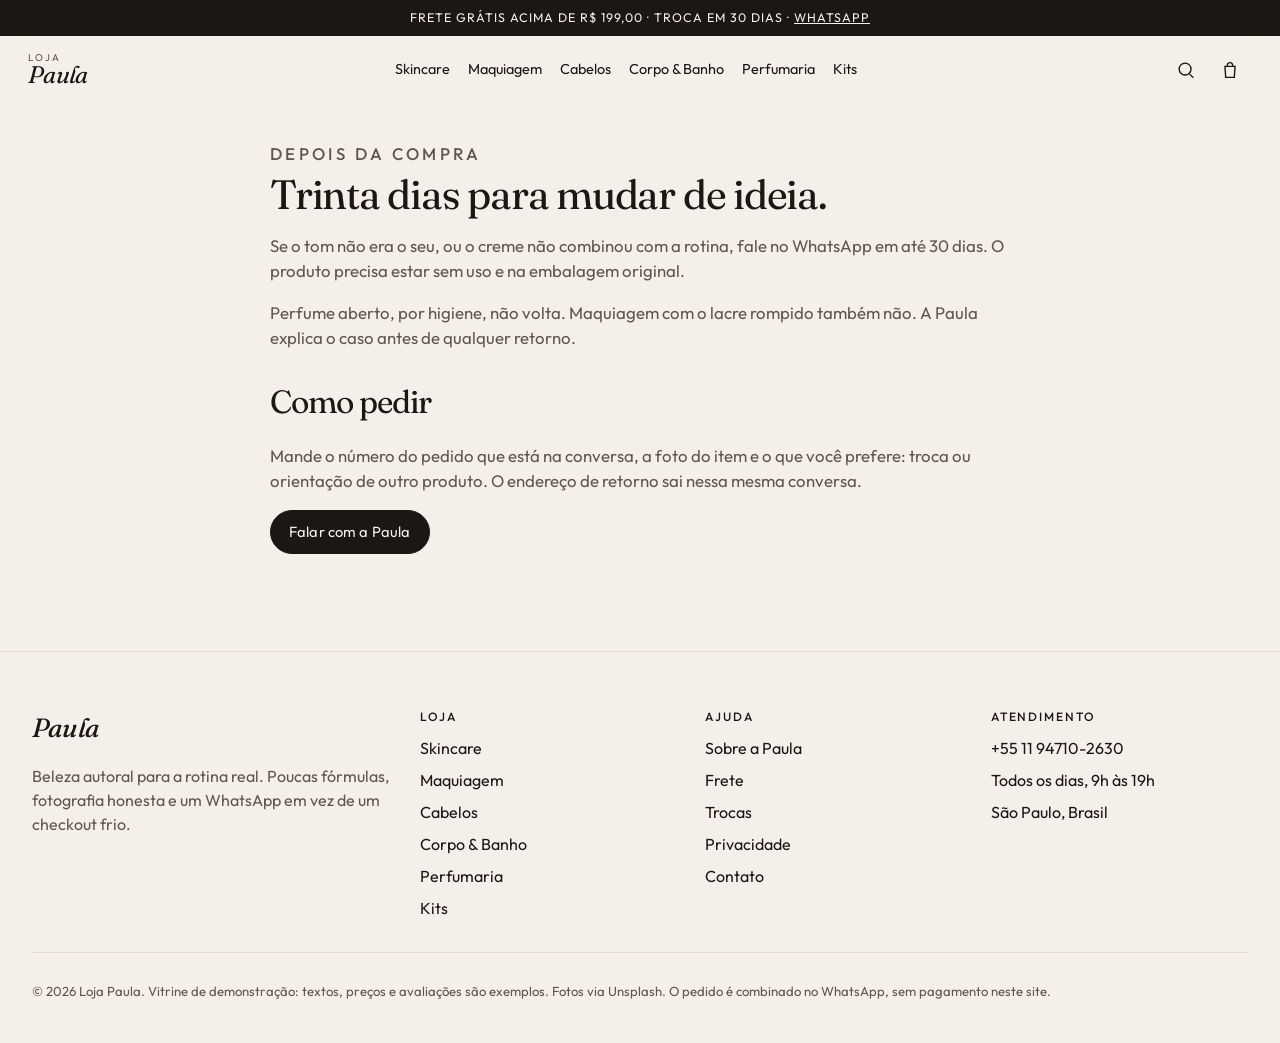
<file: trocas.html>
<!DOCTYPE html>
<html lang="pt-BR">
<head>
  <meta charset="utf-8">
  <meta name="viewport" content="width=device-width, initial-scale=1">
  <title>Trocas — Loja Paula</title>
  <meta name="description" content="Troca em até 30 dias na Loja Paula para produto sem uso, na embalagem original.">
  <meta name="theme-color" content="#f4efe8">
  <link rel="icon" href="favicon.svg" type="image/svg+xml">
  <link rel="preconnect" href="https://fonts.googleapis.com">
  <link rel="preconnect" href="https://fonts.gstatic.com" crossorigin>
  <link rel="preconnect" href="https://images.unsplash.com">
  <link rel="stylesheet" href="https://fonts.googleapis.com/css2?family=Fraunces:ital,opsz,wght@0,9..144,400;0,9..144,500;1,9..144,400&family=Outfit:wght@300;400;500;600&display=swap">
  <link rel="stylesheet" href="css/styles.css">
</head>
<body class="page-info">
<a class="skip" href="#conteudo">Ir para o conteúdo</a>
<div class="announce"><p>Frete grátis acima de <span data-frete-min>R$&nbsp;199,00</span> <span aria-hidden="true">·</span> Troca em 30 dias <span aria-hidden="true">·</span> <a href="contato.html">WhatsApp</a></p></div>
<header class="header">
  <div class="header-bar">
    <button class="icon-btn nav-toggle" type="button" aria-expanded="false" aria-controls="menu-principal" data-open-menu>
      <span class="sr">Abrir menu</span>
      <svg viewBox="0 0 24 24" aria-hidden="true"><path d="M4 7h16M4 12h16M4 17h12"/></svg>
    </button>
    <a class="logo" href="index.html" aria-label="Loja Paula, página inicial">
      <span class="logo-kicker">Loja</span>
      <span class="logo-name">Paula</span>
    </a>
    <nav class="nav" id="menu-principal" aria-label="Seções">
      <button type="button" class="menu-close" data-close-menu>Fechar</button>
      <a href="catalogo.html?cat=skincare">Skincare</a>
      <a href="catalogo.html?cat=maquiagem">Maquiagem</a>
      <a href="catalogo.html?cat=cabelos">Cabelos</a>
      <a href="catalogo.html?cat=corpo">Corpo &amp; Banho</a>
      <a href="catalogo.html?cat=perfumaria">Perfumaria</a>
      <a href="catalogo.html?cat=kits">Kits</a>
    </nav>
    <div class="header-actions">
      <button class="icon-btn" type="button" data-open-search aria-expanded="false" aria-controls="busca-topo">
        <span class="sr">Buscar</span>
        <svg viewBox="0 0 24 24" aria-hidden="true"><circle cx="11" cy="11" r="6.5"/><path d="M16 16.5 20 20.5"/></svg>
      </button>
      <button class="icon-btn cart-btn" type="button" data-open-cart aria-label="Abrir sacola">
        <svg viewBox="0 0 24 24" aria-hidden="true"><path d="M6.5 8h11l-.8 12H7.3L6.5 8z"/><path d="M9 8V7.2A3 3 0 0 1 12 4a3 3 0 0 1 3 3.2V8"/></svg>
        <span class="cart-count" data-cart-count hidden>0</span>
      </button>
    </div>
  </div>
  <form class="search-pop" id="busca-topo" role="search" action="catalogo.html" method="get" hidden data-search-pop>
    <label class="sr" for="q-topo">Buscar produtos</label>
    <input id="q-topo" name="q" type="search" placeholder="Buscar sérum, batom, kit…" autocomplete="off">
    <button type="submit">Buscar</button>
  </form>
</header>
<div class="nav-backdrop" data-menu-backdrop data-close-menu hidden></div>
<main id="conteudo" class="essay">
  <p class="eyebrow">Depois da compra</p>
  <h1>Trinta dias para mudar de ideia.</h1>
  
  <p>Se o tom não era o seu, ou o creme não combinou com a rotina, fale no WhatsApp em até 30 dias. O produto precisa estar sem uso e na embalagem original.</p>
  <p>Perfume aberto, por higiene, não volta. Maquiagem com o lacre rompido também não. A Paula explica o caso antes de qualquer retorno.</p>
  <h2>Como pedir</h2>
  <p>Mande o número do pedido que está na conversa, a foto do item e o que você prefere: troca ou orientação de outro produto. O endereço de retorno sai nessa mesma conversa.</p>
  <p><a class="btn" href="contato.html">Falar com a Paula</a></p>

</main>

<footer class="footer">
  <div class="wrap footer-grid">
    <div>
      <h2>Paula</h2>
      <p>Beleza autoral para a rotina real. Poucas fórmulas, fotografia honesta e um WhatsApp em vez de um checkout frio.</p>
    </div>
    <div>
      <h3>Loja</h3>
      <ul>
        <li><a href="catalogo.html?cat=skincare">Skincare</a></li>
        <li><a href="catalogo.html?cat=maquiagem">Maquiagem</a></li>
        <li><a href="catalogo.html?cat=cabelos">Cabelos</a></li>
        <li><a href="catalogo.html?cat=corpo">Corpo &amp; Banho</a></li>
        <li><a href="catalogo.html?cat=perfumaria">Perfumaria</a></li>
        <li><a href="catalogo.html?cat=kits">Kits</a></li>
      </ul>
    </div>
    <div>
      <h3>Ajuda</h3>
      <ul>
        <li><a href="sobre.html">Sobre a Paula</a></li>
        <li><a href="frete.html">Frete</a></li>
        <li><a href="trocas.html">Trocas</a></li>
        <li><a href="privacidade.html">Privacidade</a></li>
        <li><a href="contato.html">Contato</a></li>
      </ul>
    </div>
    <div>
      <h3>Atendimento</h3>
      <ul>
        <li><a data-whatsapp-link href="contato.html"><span data-whatsapp-display>+55 11 94710-2630</span></a></li>
        <li>Todos os dias, 9h às 19h</li>
        <li>São Paulo, Brasil</li>
      </ul>
    </div>
  </div>
  <div class="wrap legal">
    <p>© 2026 Loja Paula. Vitrine de demonstração: textos, preços e avaliações são exemplos. Fotos via Unsplash. O pedido é combinado no WhatsApp, sem pagamento neste site.</p>
  </div>
</footer>
<div class="drawer-root" data-drawer hidden>
  <div class="drawer-backdrop" data-close-cart></div>
  <aside class="drawer" role="dialog" aria-modal="true" aria-labelledby="drawer-title" tabindex="-1">
    <header class="drawer-head">
      <h2 id="drawer-title">Sua sacola</h2>
      <button type="button" class="icon-btn" data-close-cart aria-label="Fechar sacola">×</button>
    </header>
    <div data-ship></div>
    <div class="drawer-body" data-drawer-body></div>
    <footer class="drawer-foot" data-drawer-foot></footer>
  </aside>
</div>
<div class="toast" data-toast role="status" aria-live="polite"></div>
  <script src="js/config.js"></script>
  <script src="js/loja.js"></script>
</body>
</html>
</file>
<file: css/styles.css>
:root {
  --bg: #f4efe8;
  --bg-deep: #ebe4da;
  --paper: #fffcf8;
  --ink: #1c1614;
  --muted: #5e564f;
  --faint: #746b63;
  --line: #e3d9ce;
  --rose: #7a3038;
  --rose-deep: #5c2229;
  --blush: #f3e4dc;
  --sand: #efe6dc;
  --moss: #234237;
  --gold: #8a6232;
  --topbar: 36px;
  --header: 68px;
  --serif: "Fraunces", "Iowan Old Style", Palatino, Georgia, serif;
  --sans: "Outfit", "Avenir Next", "Segoe UI", sans-serif;
  --shadow: 0 24px 60px rgba(48, 28, 20, 0.08);
  color-scheme: light;
}

*,
*::before,
*::after { box-sizing: border-box; }

[hidden] { display: none !important; }

html { scroll-behavior: smooth; }

body {
  margin: 0;
  background: var(--bg);
  color: var(--ink);
  font-family: var(--sans);
  font-weight: 400;
  font-size: 16px;
  line-height: 1.5;
  text-rendering: optimizeLegibility;
}

body.drawer-open,
body.menu-open,
body.filters-open { overflow: hidden; }

img { max-width: 100%; display: block; }

a { color: inherit; }

button, input, select, textarea { font: inherit; color: inherit; }

button { cursor: pointer; }

::selection { background: #ead7cf; color: var(--ink); }

:focus { outline: none; }

:focus-visible {
  outline: 2px solid var(--ink);
  outline-offset: 3px;
}

.skip {
  position: absolute;
  left: 12px;
  top: -40px;
  background: var(--ink);
  color: var(--bg);
  padding: 8px 12px;
  z-index: 100;
}

.skip:focus { top: 12px; }

.sr {
  position: absolute;
  width: 1px;
  height: 1px;
  padding: 0;
  margin: -1px;
  overflow: hidden;
  clip: rect(0, 0, 0, 0);
  border: 0;
}

.wrap {
  width: min(1240px, calc(100% - 32px));
  margin-inline: auto;
}

.eyebrow {
  margin: 0;
  font-size: 0.72rem;
  letter-spacing: 0.2em;
  text-transform: uppercase;
  font-weight: 500;
  color: var(--muted);
}

h1, h2, h3, .serif { font-family: var(--serif); font-weight: 400; letter-spacing: -0.03em; }
h1, h2 { text-wrap: balance; }

.announce {
  background: var(--ink);
  color: #f6f1ea;
  min-height: var(--topbar);
  display: flex;
  align-items: center;
  justify-content: center;
  text-align: center;
  padding: 8px 16px;
  font-size: 0.78rem;
  letter-spacing: 0.08em;
  text-transform: uppercase;
}

.announce p { margin: 0; }

.announce a { color: inherit; }

.header {
  position: sticky;
  top: 0;
  z-index: 40;
  background: rgba(244, 239, 232, 0.92);
  backdrop-filter: blur(16px);
  border-bottom: 1px solid transparent;
}

.header-bar {
  min-height: var(--header);
  display: flex;
  align-items: center;
  justify-content: space-between;
  padding: 8px 16px;
  position: relative;
  gap: 8px;
}

.logo {
  position: absolute;
  left: 50%;
  transform: translateX(-50%);
  text-decoration: none;
  text-align: center;
  line-height: 1;
}

.logo-kicker {
  display: block;
  font-size: 0.62rem;
  letter-spacing: 0.28em;
  text-transform: uppercase;
  color: var(--muted);
}

.logo-name {
  font-family: var(--serif);
  font-style: italic;
  font-weight: 400;
  font-size: 1.5rem;
  letter-spacing: -0.03em;
}

.header-actions { display: flex; align-items: center; margin-left: auto; }

.icon-btn {
  width: 44px;
  height: 44px;
  border: 0;
  background: transparent;
  display: grid;
  place-items: center;
  position: relative;
  border-radius: 999px;
}

.icon-btn svg { width: 22px; height: 22px; stroke: currentColor; fill: none; stroke-width: 1.5; }

.cart-count {
  position: absolute;
  top: 4px;
  right: 2px;
  min-width: 16px;
  height: 16px;
  padding: 0 4px;
  border-radius: 999px;
  background: var(--rose);
  color: white;
  font-size: 0.65rem;
  line-height: 16px;
  text-align: center;
}

.nav {
  display: none;
}

.search-pop {
  display: flex;
  gap: 8px;
  padding: 0 16px 14px;
  align-items: center;
}

.search-pop input {
  flex: 1;
  background: transparent;
  border: 0;
  border-bottom: 1px solid var(--ink);
  padding: 10px 0;
  border-radius: 0;
  font-size: 16px;
}

.search-pop button,
.btn,
.card-add,
.qty button,
.text-link,
.linkish {
  transition: background-color .2s ease, color .2s ease, transform .2s ease, border-color .2s ease;
}

.btn {
  display: inline-flex;
  align-items: center;
  justify-content: center;
  gap: 8px;
  min-height: 44px;
  padding: 0 18px;
  font-size: 0.92rem;
  border-radius: 999px;
  border: 1px solid var(--ink);
  background: var(--ink);
  color: #f6f1ea;
  text-decoration: none;
  letter-spacing: 0.01em;
}

.btn:hover { background: var(--rose); border-color: var(--rose); }

.btn:active { transform: translateY(1px); }

.btn-ghost {
  background: transparent;
  color: var(--ink);
}

.btn-ghost:hover { background: var(--ink); color: #f6f1ea; }

.btn-light {
  background: #f6f1ea;
  color: var(--ink);
  border-color: transparent;
}

.btn-light:hover { background: white; color: var(--ink); border-color: transparent; }

.btn-block { width: 100%; }

.btn[disabled], .btn.is-disabled {
  opacity: 0.45;
  pointer-events: none;
}

.search-pop button {
  border: 0;
  background: transparent;
  min-height: 44px;
  text-decoration: underline;
  text-underline-offset: 4px;
}

.nav-backdrop,
.drawer-backdrop,
.filters-backdrop {
  position: fixed;
  inset: 0;
  background: rgba(28, 22, 20, 0.4);
  z-index: 55;
}

.hero {
  position: relative;
  height: min(58vh, 520px);
  min-height: 360px;
  background: #1c1614;
  color: #f7f2ec;
  overflow: hidden;
}

.hero-slide {
  position: absolute;
  inset: 0;
  opacity: 0;
  visibility: hidden;
}

.hero-slide.is-active {
  opacity: 1;
  visibility: visible;
  z-index: 1;
}

.hero-slide img {
  width: 100%;
  height: 100%;
  object-fit: cover;
}

.hero-slide::after {
  content: "";
  position: absolute;
  inset: 0;
  background:
    linear-gradient(180deg, rgba(20, 12, 10, 0.15), rgba(20, 12, 10, 0.18) 40%, rgba(20, 12, 10, 0.72)),
    linear-gradient(90deg, rgba(20, 12, 10, 0.45), transparent 62%);
}

.hero-copy {
  position: absolute;
  z-index: 2;
  left: 20px;
  right: 20px;
  bottom: 84px;
  max-width: 740px;
}

.hero .eyebrow { color: rgba(247, 242, 236, 0.82); }

.hero h1,
.hero h2 {
  margin: 8px 0 10px;
  font-size: clamp(1.85rem, 3.6vw, 3.35rem);
  line-height: 1.02;
  font-weight: 400;
  color: white;
}

.hero .lede {
  margin: 0 0 16px;
  max-width: 38ch;
  font-size: 0.95rem;
  color: rgba(247, 242, 236, 0.92);
}

.hero-ui {
  position: absolute;
  z-index: 3;
  left: 20px;
  right: 20px;
  bottom: 18px;
  display: flex;
  align-items: center;
  justify-content: space-between;
  gap: 12px;
}

.hero-controls { display: flex; align-items: center; gap: 8px; }

.hero-controls button,
.hero-index {
  background: transparent;
  color: white;
  border: 1px solid rgba(255, 255, 255, 0.45);
  min-width: 44px;
  height: 44px;
  border-radius: 999px;
}

.hero-index {
  display: grid;
  place-items: center;
  padding: 0 12px;
  letter-spacing: 0.14em;
  font-size: 0.78rem;
  border: 0;
}

.marquee {
  overflow: hidden;
  border-bottom: 1px solid var(--line);
  background: var(--paper);
}

.marquee-track {
  display: flex;
  gap: 32px;
  white-space: nowrap;
  padding: 14px 0;
  font-size: 0.78rem;
  letter-spacing: 0.16em;
  text-transform: uppercase;
  color: var(--muted);
}

.section { padding: 36px 0; }

.section-head {
  display: flex;
  justify-content: space-between;
  align-items: flex-end;
  gap: 16px;
  margin-bottom: 16px;
}

.section-head h2 {
  margin: 4px 0 0;
  font-size: clamp(1.55rem, 2vw, 2.05rem);
  line-height: 1.05;
}

.section-links { display: flex; gap: 14px; flex-wrap: wrap; }

.text-link {
  color: var(--ink);
  text-underline-offset: 4px;
  font-size: 0.95rem;
}

.text-link.center { display: block; text-align: center; margin-top: 10px; }

.cats {
  display: grid;
  grid-template-columns: repeat(3, 1fr);
  gap: 8px;
}

.cat-tile {
  position: relative;
  display: block;
  aspect-ratio: 1 / 1;
  overflow: hidden;
  color: white;
  text-decoration: none;
  background: #d9cfc3;
}

.cat-tile img {
  width: 100%;
  height: 100%;
  object-fit: cover;
}

.cat-tile span {
  position: absolute;
  left: 12px;
  right: 12px;
  bottom: 12px;
  font-family: var(--serif);
  font-size: 0.95rem;
  line-height: 1.05;
  text-shadow: 0 8px 24px rgba(0, 0, 0, 0.35);
}

.cat-tile::after {
  content: "";
  position: absolute;
  inset: auto 0 0;
  height: 45%;
  background: linear-gradient(transparent, rgba(20, 12, 10, 0.55));
}

.cat-tile span { z-index: 1; }

.grid {
  display: grid;
  grid-template-columns: 1fr 1fr;
  gap: 20px 10px;
}

.card-media {
  position: relative;
  display: block;
  aspect-ratio: 1 / 1;
  overflow: hidden;
  background: #e7dfd6;
}

.card-media img,
.feature-media img {
  width: 100%;
  height: 100%;
  object-fit: cover;
}

.badge {
  position: absolute;
  top: 10px;
  left: 10px;
  z-index: 1;
  background: rgba(255, 252, 248, 0.92);
  color: var(--ink);
  font-size: 0.66rem;
  letter-spacing: 0.14em;
  text-transform: uppercase;
  padding: 6px 8px;
}

.card-body h3 {
  margin: 8px 0 2px;
  font-family: var(--serif);
  font-size: 1.02rem;
  font-weight: 400;
  letter-spacing: -0.02em;
  line-height: 1.15;
}

.card-body h3 a,
.line h3 a,
.upsell h3 a { text-decoration: none; }

.card-cat {
  margin: 10px 0 0;
  color: var(--faint);
  font-size: 0.72rem;
  letter-spacing: 0.14em;
  text-transform: uppercase;
}

.headline {
  margin: 0;
  color: var(--muted);
  font-size: 0.8rem;
  line-height: 1.35;
  display: -webkit-box;
  -webkit-line-clamp: 2;
  -webkit-box-orient: vertical;
  overflow: hidden;
}

.rating { margin: 4px 0; display: flex; align-items: center; gap: 6px; }

.stars { position: relative; display: inline-block; font-size: 0.82rem; letter-spacing: 0.08em; line-height: 1; }

.stars-bg { color: #ddd3c8; }

.stars-fg {
  position: absolute;
  left: 0;
  top: 0;
  color: var(--gold);
  width: var(--p);
  overflow: hidden;
  white-space: nowrap;
}

.price { margin: 0; display: flex; gap: 8px; align-items: baseline; flex-wrap: wrap; font-variant-numeric: tabular-nums; }

.price .now { font-weight: 500; }

.price s { color: var(--faint); font-size: 0.78rem; }

.inst {
  display: block;
  margin-top: 2px;
  color: var(--muted);
  font-size: 0.82rem;
}

.card-add {
  margin-top: 2px;
  padding: 0;
  border: 0;
  background: transparent;
  color: var(--ink);
  text-decoration: underline;
  text-underline-offset: 3px;
  min-height: 32px;
  font-size: 0.84rem;
  justify-content: flex-start;
}

.editorial { display: grid; gap: 28px; }
.feature-side { display: grid; gap: 22px; }
.save { color: var(--moss); margin: 6px 0 0; font-size: 0.92rem; }

.feature {
  display: grid;
  gap: 16px;
  background: var(--paper);
}

.feature-media { display: block; aspect-ratio: 4 / 5; overflow: hidden; background: #e7dfd6; }

.feature-copy { padding: 8px 18px 22px; }

.feature-copy h3 {
  margin: 8px 0;
  font-size: clamp(1.55rem, 2vw, 2.05rem);
  line-height: 1.05;
}

.feature .headline { -webkit-line-clamp: 3; font-size: 1rem; }

.feature-actions { display: flex; flex-wrap: wrap; gap: 10px; margin-top: 16px; }

.rail {
  display: grid;
  grid-auto-flow: column;
  grid-auto-columns: min(78%, 320px);
  gap: 14px;
  overflow-x: auto;
  scroll-snap-type: x mandatory;
  padding-bottom: 8px;
}

.rail .card { scroll-snap-align: start; }

.campaigns {
  display: grid;
  gap: 12px;
}

.campaign {
  position: relative;
  min-height: 260px;
  display: flex;
  align-items: flex-end;
  color: white;
  text-decoration: none;
  overflow: hidden;
  background: #1c1614;
}

.campaign img {
  position: absolute;
  inset: 0;
  width: 100%;
  height: 100%;
  object-fit: cover;
}

.campaign div {
  position: relative;
  z-index: 1;
  padding: 24px;
  max-width: 460px;
}

.campaign::after {
  content: "";
  position: absolute;
  inset: 0;
  background: linear-gradient(transparent 20%, rgba(18, 10, 8, 0.72));
}

.campaign h2 {
  margin: 6px 0 8px;
  font-size: clamp(1.55rem, 2.4vw, 2.2rem);
  line-height: 1.05;
  color: white;
}

.campaign .eyebrow,
.campaign span { color: rgba(255, 255, 255, 0.88); }

.campaign span { text-decoration: underline; text-underline-offset: 4px; }

.benefits {
  list-style: none;
  margin: 0;
  padding: 0;
  display: grid;
  gap: 22px;
}

.benefits li {
  padding-top: 16px;
  border-top: 1px solid var(--line);
}

.benefits svg {
  width: 28px;
  height: 28px;
  stroke: currentColor;
  fill: none;
  stroke-width: 1.4;
}

.benefits h3 { margin: 8px 0 2px; font-family: var(--serif); font-size: 1.12rem; font-weight: 460; }

.benefits p { margin: 0; color: var(--muted); max-width: 36ch; }

.quotes {
  display: grid;
  gap: 28px;
}

.quote {
  margin: 0;
  padding-top: 18px;
  border-top: 1px solid var(--line);
}

.quote p {
  font-family: var(--serif);
  font-size: clamp(1.12rem, 1.4vw, 1.4rem);
  line-height: 1.3;
  letter-spacing: -0.02em;
  margin: 8px 0 10px;
}

.quote footer { color: var(--muted); font-size: 0.92rem; }

.news {
  background: var(--ink);
  color: #f6f1ea;
  padding: 48px 0;
}

.news .wrap { display: grid; gap: 18px; }

.news h2 {
  margin: 8px 0;
  font-size: clamp(1.65rem, 2.8vw, 2.4rem);
  line-height: 1.05;
  color: white;
}

.news p { margin: 0; max-width: 42ch; color: rgba(246, 241, 234, 0.82); }

.news .eyebrow { color: rgba(246, 241, 234, 0.7); }

.news-form { display: flex; gap: 12px; align-items: flex-end; max-width: 520px; margin-top: 8px; }

.news-form input {
  flex: 1;
  background: transparent;
  border: 0;
  border-bottom: 1px solid rgba(246, 241, 234, 0.55);
  padding: 12px 0;
  border-radius: 0;
  font-size: 16px;
}

.news-form button {
  background: transparent;
  color: #f6f1ea;
  border: 1px solid rgba(246, 241, 234, 0.7);
}

.news-form .btn:hover { background: #f6f1ea; color: var(--ink); }

.news-err { color: #f0c2b8; min-height: 1.2em; }

.footer {
  padding: 56px 0 28px;
  background: var(--bg);
  border-top: 1px solid var(--line);
}

.footer-grid {
  display: grid;
  gap: 28px;
}

.footer h2 {
  margin: 0 0 8px;
  font-style: italic;
  font-size: 1.65rem;
  font-weight: 460;
}

.footer p { color: var(--muted); }

.footer h3 {
  margin: 0 0 10px;
  font-family: var(--sans);
  font-size: 0.75rem;
  letter-spacing: 0.16em;
  text-transform: uppercase;
  font-weight: 500;
}

.footer ul { list-style: none; margin: 0; padding: 0; display: grid; gap: 8px; }

.footer a { text-decoration: none; }

.footer a:hover { text-decoration: underline; text-underline-offset: 3px; }

.legal {
  margin-top: 32px;
  padding-top: 16px;
  border-top: 1px solid var(--line);
  color: var(--faint);
  font-size: 0.82rem;
}

.drawer-root { position: relative; z-index: 70; }

.drawer {
  position: fixed;
  z-index: 71;
  top: 0;
  right: 0;
  height: 100%;
  width: min(440px, 100%);
  background: var(--paper);
  display: flex;
  flex-direction: column;
  outline: none;
  box-shadow: var(--shadow);
}

.drawer-head, .drawer-foot { padding: 18px 18px 12px; }

.drawer-head {
  display: flex;
  justify-content: space-between;
  align-items: center;
  border-bottom: 1px solid var(--line);
}

.drawer-head h2 { margin: 0; font-size: 1.8rem; }

.drawer-body { flex: 1; overflow: auto; padding: 8px 18px 18px; }

.drawer-foot { border-top: 1px solid var(--line); }

.ship-bar { padding: 12px 18px 0; }

.ship-bar p { margin: 0 0 8px; font-size: 0.92rem; }

.track {
  height: 2px;
  background: var(--line);
  border-radius: 99px;
  overflow: hidden;
}

.track span {
  display: block;
  height: 100%;
  background: var(--moss);
  width: 0;
}

.line {
  display: grid;
  grid-template-columns: 88px 1fr auto;
  gap: 12px;
  padding: 16px 0;
  border-bottom: 1px solid var(--line);
}

.line-media img, .upsell img { width: 88px; height: 110px; object-fit: cover; background: var(--sand); }

.line h3 { margin: 0 0 4px; font-size: 1.2rem; }

.line-var, .line-unit { margin: 0; color: var(--muted); font-size: 0.88rem; }

.line-total { margin: 0; font-variant-numeric: tabular-nums; }

.qty { display: inline-flex; align-items: center; border: 1px solid var(--line); margin-top: 8px; }

.qty button {
  width: 36px;
  height: 36px;
  border: 0;
  background: transparent;
}

.qty span { min-width: 22px; text-align: center; font-variant-numeric: tabular-nums; }

.linkish {
  border: 0;
  background: transparent;
  padding: 8px 0;
  color: var(--muted);
  text-decoration: underline;
  text-underline-offset: 3px;
}

.subtotal, .total-row {
  display: flex;
  justify-content: space-between;
  gap: 12px;
  margin: 0 0 12px;
  font-variant-numeric: tabular-nums;
}

.empty-bag { padding: 12px 0 20px; }

.empty-title {
  font-family: var(--serif);
  font-size: 1.7rem;
  line-height: 1.15;
  margin: 8px 0 16px;
}

.empty-links { display: grid; gap: 8px; }

.empty-links a { text-underline-offset: 3px; }

.upsell-block { padding-top: 18px; }

.upsell-row { display: grid; gap: 12px; }

.upsell {
  display: grid;
  grid-template-columns: 72px 1fr;
  gap: 10px;
  align-items: center;
}

.upsell img { width: 72px; height: 90px; object-fit: cover; }

.upsell h3 { margin: 0; font-size: 1.05rem; }

.upsell p { margin: 2px 0 6px; color: var(--muted); }

.upsell button, .upsell a {
  border: 0;
  background: transparent;
  padding: 0;
  text-decoration: underline;
  text-underline-offset: 3px;
}

.toast {
  position: fixed;
  z-index: 80;
  left: 50%;
  bottom: 18px;
  transform: translateX(-50%) translateY(12px);
  background: var(--ink);
  color: #f6f1ea;
  padding: 12px 16px;
  border-radius: 999px;
  max-width: calc(100% - 24px);
  opacity: 0;
  pointer-events: none;
  transition: opacity .25s ease, transform .25s ease;
}

.toast.is-on { opacity: 1; transform: translateX(-50%) translateY(0); }

.cat-hero { padding: 20px 0 6px; }

.cat-hero h1 {
  margin: 6px 0;
  font-size: clamp(1.85rem, 3vw, 2.75rem);
  line-height: 1.02;
}

.cat-hero .lede { max-width: 46ch; color: var(--muted); margin: 0; }

.cat-layout { padding-bottom: 72px; }

.toolbar {
  display: flex;
  justify-content: space-between;
  gap: 12px;
  align-items: center;
  padding: 18px 0;
  position: sticky;
  top: var(--header);
  background: rgba(244, 239, 232, 0.94);
  z-index: 5;
}

.toolbar select, .filters select {
  background: transparent;
  border: 0;
  border-bottom: 1px solid var(--ink);
  border-radius: 0;
  min-height: 44px;
  padding: 0 4px;
}

.count-label { color: var(--muted); margin: 0; }

.filters { display: none; }

body.filters-open .filters {
  display: block;
  position: fixed;
  z-index: 66;
  left: 0;
  right: 0;
  bottom: 0;
  max-height: min(86svh, 760px);
  overflow: auto;
  background: var(--paper);
  padding: 8px 18px 28px;
  border-radius: 18px 18px 0 0;
}

.filters-mobile-head {
  display: flex;
  justify-content: space-between;
  align-items: center;
}

.filters-mobile-head h2 { margin: 0; font-size: 1.35rem; }

.chip-row { display: flex; gap: 8px; overflow: auto; padding-bottom: 8px; }

.chip {
  border: 1px solid var(--line);
  background: transparent;
  border-radius: 999px;
  min-height: 36px;
  padding: 0 12px;
  white-space: nowrap;
  text-decoration: none;
  display: inline-flex;
  align-items: center;
}

.chip.is-on { background: var(--ink); color: #f6f1ea; border-color: var(--ink); }

.filter-group { padding: 16px 0; border-top: 1px solid var(--line); }

.filter-group h2 {
  margin: 0 0 10px;
  font-family: var(--sans);
  font-size: 0.75rem;
  letter-spacing: 0.16em;
  text-transform: uppercase;
}

.filter-group label {
  display: flex;
  gap: 8px;
  align-items: center;
  min-height: 36px;
}

.filters-panel {
  position: fixed;
  z-index: 65;
  left: 0;
  right: 0;
  bottom: 0;
  max-height: min(86svh, 760px);
  overflow: auto;
  background: var(--paper);
  padding: 18px 18px 28px;
  border-radius: 18px 18px 0 0;
}

.filters-panel header {
  display: flex;
  justify-content: space-between;
  align-items: center;
}

.page-product { background: var(--paper); }

.pdp {
  display: grid;
  gap: 8px;
  padding-bottom: 40px;
}

.crumbs {
  display: flex;
  flex-wrap: wrap;
  gap: 6px;
  padding: 16px 0 8px;
  color: var(--muted);
  font-size: 0.88rem;
}

.crumbs a { color: inherit; }

.gallery-main {
  background: var(--bg);
  aspect-ratio: 1 / 1;
  overflow: hidden;
}

.gallery-main img { width: 100%; height: 100%; object-fit: cover; }

.thumbs { display: flex; gap: 8px; margin-top: 8px; }

.thumbs button {
  width: 64px;
  height: 64px;
  padding: 0;
  border: 1px solid transparent;
  background: var(--bg);
  overflow: hidden;
}

.thumbs button[aria-pressed="true"] { border-color: var(--ink); }

.thumbs img { width: 100%; height: 100%; object-fit: cover; }

.buy h1 {
  margin: 6px 0;
  font-size: clamp(1.7rem, 2.2vw, 2.45rem);
  line-height: 1.05;
}

.buy .headline { font-size: 1.05rem; -webkit-line-clamp: unset; display: block; }

.buy .price .now { font-size: 1.12rem; }

.swatches, .sizes { display: flex; flex-wrap: wrap; gap: 8px; margin: 8px 0 14px; }

.swatch, .size-pill {
  min-height: 44px;
  border: 1px solid var(--line);
  background: transparent;
  padding: 0 12px;
  display: inline-flex;
  align-items: center;
  gap: 8px;
}

.swatch[aria-pressed="true"], .size-pill[aria-pressed="true"] {
  border-color: var(--ink);
  background: var(--ink);
  color: #f6f1ea;
}

.dot {
  width: 14px;
  height: 14px;
  border-radius: 50%;
  border: 1px solid rgba(28, 22, 20, 0.2);
}

.buy-actions { display: grid; gap: 8px; margin-top: 8px; }

.pdp-qty { display: flex; align-items: center; gap: 12px; margin: 8px 0; }

.trust {
  display: grid;
  gap: 4px;
  margin: 14px 0 0;
  color: var(--muted);
  font-size: 0.92rem;
}

.low-stock { color: var(--rose); margin: 8px 0 0; font-size: 0.92rem; }

.social-proof { margin: 6px 0 0; color: var(--muted); font-size: 0.92rem; }

.story { padding: 28px 0 10px; display: grid; gap: 22px; }

.story h2 { margin: 0 0 8px; font-size: clamp(1.45rem, 2vw, 1.85rem); }

.benefit-grid { display: grid; gap: 16px; }

.benefit-grid article { border-top: 1px solid var(--line); padding-top: 12px; }

.benefit-grid h3 { margin: 0 0 4px; font-size: 1.08rem; font-family: var(--serif); font-weight: 460; }

.benefit-grid p, .story p { margin: 0; color: var(--muted); }

.steps { margin: 0; padding-left: 18px; color: var(--muted); display: grid; gap: 6px; }

.pieces { margin: 8px 0 0; padding-left: 18px; }

details {
  border-top: 1px solid var(--line);
  padding: 12px 0;
}

details summary { cursor: pointer; min-height: 44px; display: flex; align-items: center; }

details p { color: var(--muted); }

.reviews header { display: flex; justify-content: space-between; gap: 16px; align-items: end; }

.score {
  font-family: var(--serif);
  font-size: 2.1rem;
  line-height: 1;
  margin: 0;
}

.review { border-top: 1px solid var(--line); padding: 16px 0; }

.review h3 { margin: 0; font-family: var(--sans); font-size: 1rem; font-weight: 500; letter-spacing: 0; }

.review p { margin: 8px 0 0; }

.kit-banner {
  display: grid;
  gap: 8px;
  padding: 16px;
  background: var(--blush);
  margin: 16px 0;
}

.buy-sticky {
  position: fixed;
  z-index: 45;
  left: 0;
  right: 0;
  bottom: 0;
  display: flex;
  gap: 12px;
  align-items: center;
  justify-content: space-between;
  padding: 10px 12px calc(10px + env(safe-area-inset-bottom));
  background: rgba(255, 252, 248, 0.96);
  border-top: 1px solid var(--line);
  backdrop-filter: blur(12px);
}

.buy-sticky strong, .buy-sticky span {
  display: block;
  max-width: 52vw;
  overflow: hidden;
  text-overflow: ellipsis;
  white-space: nowrap;
}
.buy-sticky strong { font-family: var(--serif); font-size: 1.05rem; font-weight: 400; }

.buy-sticky span { color: var(--muted); font-size: 0.82rem; }

.page-cart { background: var(--bg-deep); }

.cart-page { padding: 28px 0 72px; }

.cart-page h1 {
  margin: 0 0 14px;
  font-size: clamp(1.8rem, 3vw, 2.6rem);
  line-height: 1.02;
}

.cart-grid { display: grid; gap: 18px; }

.sheet, .summary {
  background: var(--paper);
  padding: 8px 16px 16px;
}

.summary { padding: 18px 16px; align-self: start; }

.summary h2 { margin: 0 0 12px; font-size: 1.35rem; }

.summary .meta { color: var(--muted); font-size: 0.92rem; }

.recado {
  width: 100%;
  min-height: 88px;
  border: 0;
  border-bottom: 1px solid var(--line);
  background: transparent;
  resize: vertical;
  padding: 8px 0;
  font-size: 16px;
}

.page-info main { padding: 36px 0 80px; }

.essay { width: min(740px, calc(100% - 32px)); margin: 0 auto; }

.essay h1 {
  margin: 8px 0 12px;
  font-size: clamp(1.85rem, 3.2vw, 2.7rem);
  line-height: 1.02;
}

.essay p, .essay li { color: var(--muted); font-size: 1.05rem; }

.essay h2 { margin: 28px 0 8px; font-size: 2rem; }

.contact-card {
  margin-top: 20px;
  padding: 18px;
  background: var(--paper);
}

.contact-card a.phone {
  font-family: var(--serif);
  font-size: clamp(1.45rem, 2.4vw, 2rem);
  text-decoration: none;
  letter-spacing: -0.03em;
  color: var(--ink);
}

.missing { padding: 48px 0 80px; }

.loading { color: var(--muted); padding: 24px 0; }

@media (min-width: 760px) {
  .grid { grid-template-columns: repeat(3, 1fr); gap: 36px 18px; }
  .cats { grid-template-columns: repeat(3, 1fr); gap: 14px; }
  .benefits { grid-template-columns: 1fr 1fr; }
  .quotes { grid-template-columns: 1fr 1fr 1fr; gap: 22px; }
  .footer-grid { grid-template-columns: 1.4fr 1fr 1fr 1fr; }
  .campaigns { grid-template-columns: 1.4fr 1fr; }
  .campaign-side { display: grid; gap: 12px; }
  .campaign-lg { grid-row: span 2; min-height: 360px; }
  .benefit-grid { grid-template-columns: 1fr 1fr 1fr; }
}

@media (min-width: 980px) {
  :root { --header: 68px; }
  .header-bar {
    display: grid;
    grid-template-columns: auto 1fr auto;
    align-items: center;
    padding: 0 28px;
  }
  .logo { position: static; transform: none; justify-self: start; text-align: left; }
  .nav-toggle { display: none; }
  .nav {
    display: flex;
    justify-content: center;
    gap: 18px;
  }
  .nav a {
    text-decoration: none;
    font-size: 0.9rem;
    padding: 8px 0;
    background-image: linear-gradient(currentColor, currentColor);
    background-size: 0 1px;
    background-repeat: no-repeat;
    background-position: 0 100%;
  }
  .nav a:hover, .nav a[aria-current="page"] { background-size: 100% 1px; }
  .wrap { width: min(1240px, calc(100% - 64px)); }
  .section { padding: 52px 0; }
  .grid { grid-template-columns: repeat(4, 1fr); gap: 28px 16px; }
  .feature { grid-template-columns: 1.05fr 0.95fr; align-items: center; }
  .feature-side { grid-template-columns: 1fr 1fr; align-items: start; }
  .rail { grid-auto-columns: calc((100% - 40px) / 3); }
  .cat-layout {
    display: grid;
    grid-template-columns: 230px 1fr;
    gap: 36px;
    align-items: start;
  }
  .filters,
  body.filters-open .filters {
    display: block;
    position: sticky;
    top: calc(var(--header) + 12px);
    left: auto;
    right: auto;
    bottom: auto;
    max-height: none;
    overflow: visible;
    background: transparent;
    padding: 0;
    border-radius: 0;
  }
  .filter-toggle, .filters-mobile-head, .filters .apply-filters { display: none; }
  .filters-backdrop { display: none !important; }
  .pdp {
    grid-template-columns: 0.9fr 1.1fr;
    gap: 40px;
    align-items: start;
    padding-top: 8px;
  }
  .gallery { position: sticky; top: calc(var(--header) + 12px); }
  .buy { padding-top: 18px; }
  .buy-sticky { display: none !important; }
  .cart-grid { grid-template-columns: 1.4fr 0.8fr; align-items: start; }
  .summary { position: sticky; top: calc(var(--header) + 18px); }
  .news .wrap { grid-template-columns: 1fr 1fr; align-items: end; }
  .hero-copy { left: 48px; bottom: 96px; }
  .hero-ui { left: 48px; right: 48px; bottom: 28px; }
}

@media (min-width: 1180px) {
  .grid { grid-template-columns: repeat(5, 1fr); gap: 24px 14px; }
  .cats { grid-template-columns: repeat(6, 1fr); gap: 10px; }
}

.menu-close {
  align-self: flex-start;
  border: 0;
  background: transparent;
  min-height: 44px;
  padding: 0;
  text-decoration: underline;
  text-underline-offset: 3px;
  margin-bottom: 12px;
}

@media (min-width: 980px) {
  .menu-close { display: none; }
}

@media (max-width: 979px) {
  body.menu-open .nav {
    display: flex;
    flex-direction: column;
    position: fixed;
    z-index: 70;
    inset: 0 auto 0 0;
    width: min(440px, 92vw);
    background: var(--paper);
    padding: 22px 24px 32px;
    gap: 4px;
  }
  body.menu-open .nav a {
    text-decoration: none;
    font-family: var(--serif);
    font-size: 1.55rem;
    padding: 6px 0;
  }
  .page-product { padding-bottom: 92px; }
}

@media (prefers-reduced-motion: no-preference) {
  .hero-slide { transition: opacity .7s ease; }
  .card-media img, .cat-tile img, .campaign img, .feature-media img {
    transition: transform .7s cubic-bezier(.2, .7, .2, 1);
  }
  .card:hover .card-media img,
  .cat-tile:hover img,
  .campaign:hover img,
  .feature:hover .feature-media img { transform: scale(1.045); }
  .marquee-track { animation: ticker 38s linear infinite; }
  .track span { transition: width .45s ease; }
  .drawer { animation: slideIn .32s ease; }
}

@media (prefers-reduced-motion: reduce) {
  html { scroll-behavior: auto; }
  .marquee-track { animation: none; flex-wrap: wrap; white-space: normal; padding-inline: 16px; }
}

@keyframes ticker {
  from { transform: translateX(0); }
  to { transform: translateX(-50%); }
}

@keyframes slideIn {
  from { transform: translateX(24px); opacity: 0.6; }
  to { transform: none; opacity: 1; }
}
</file>
